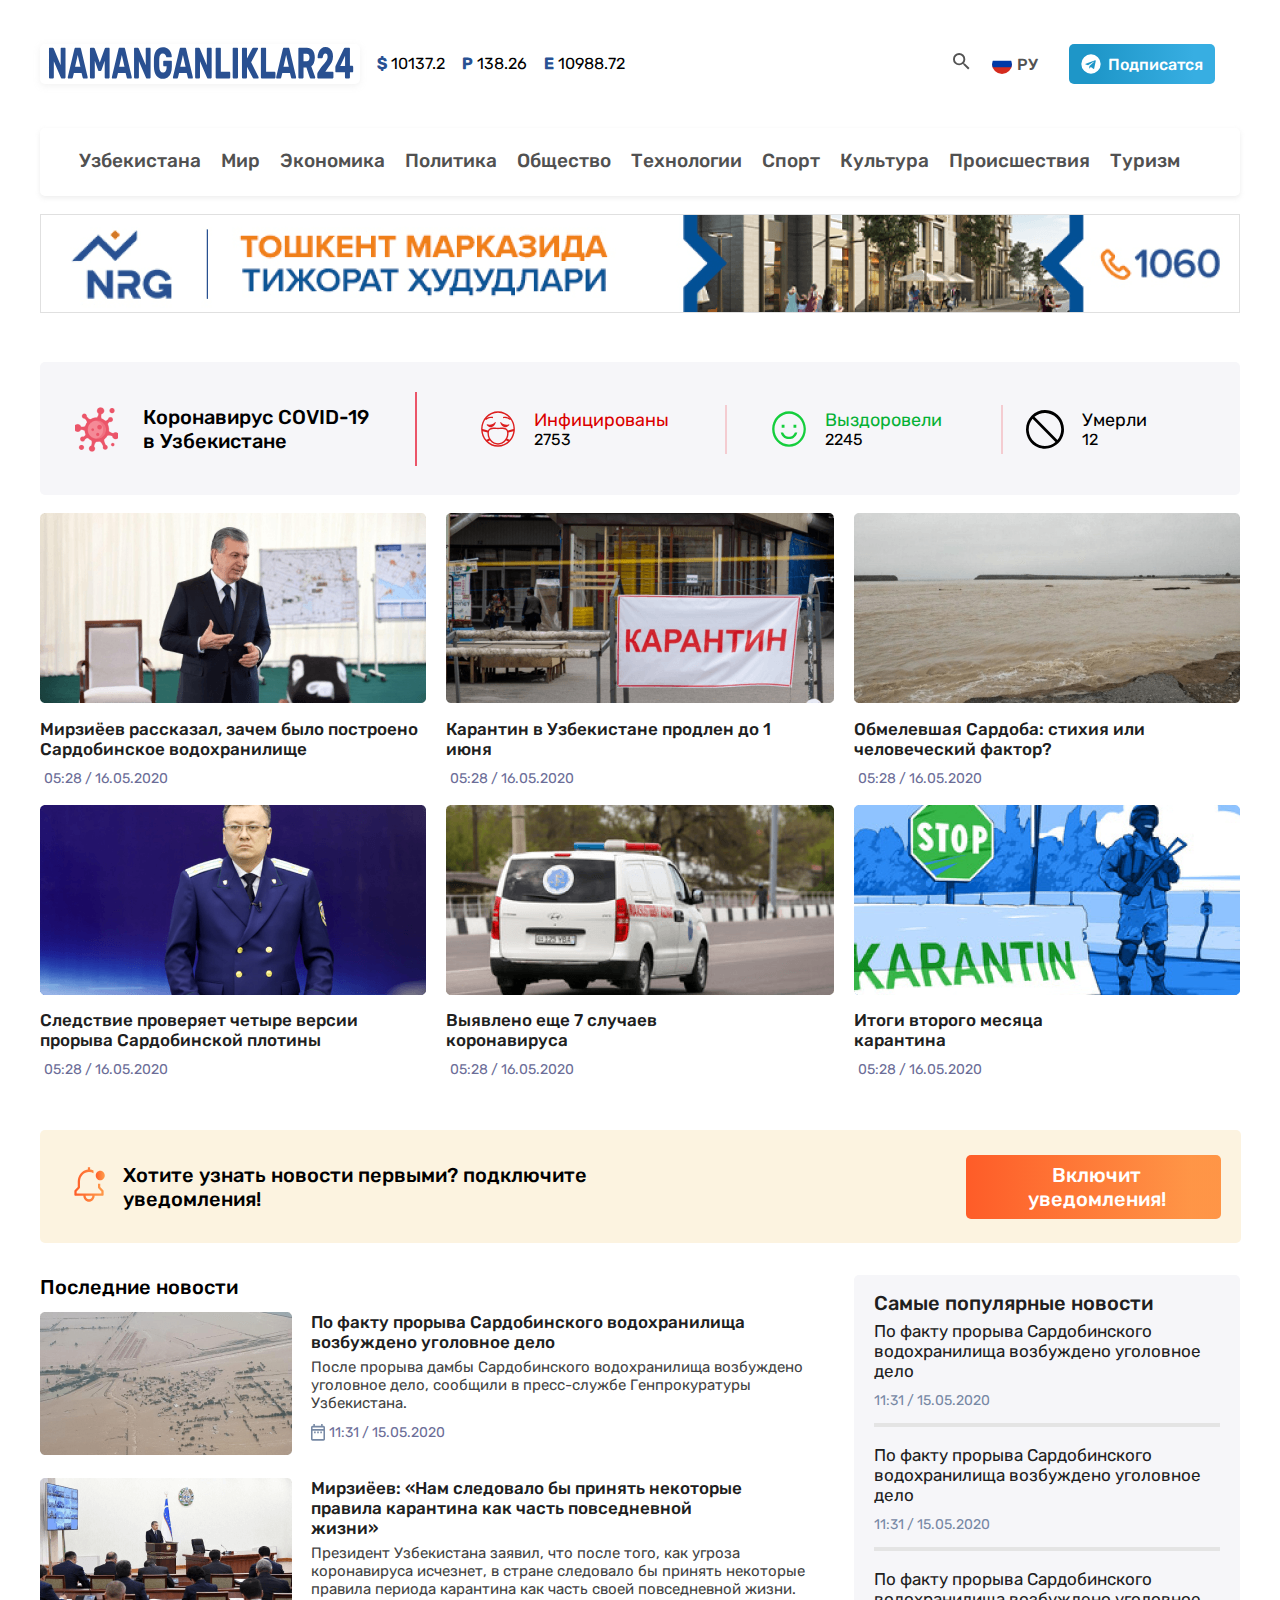
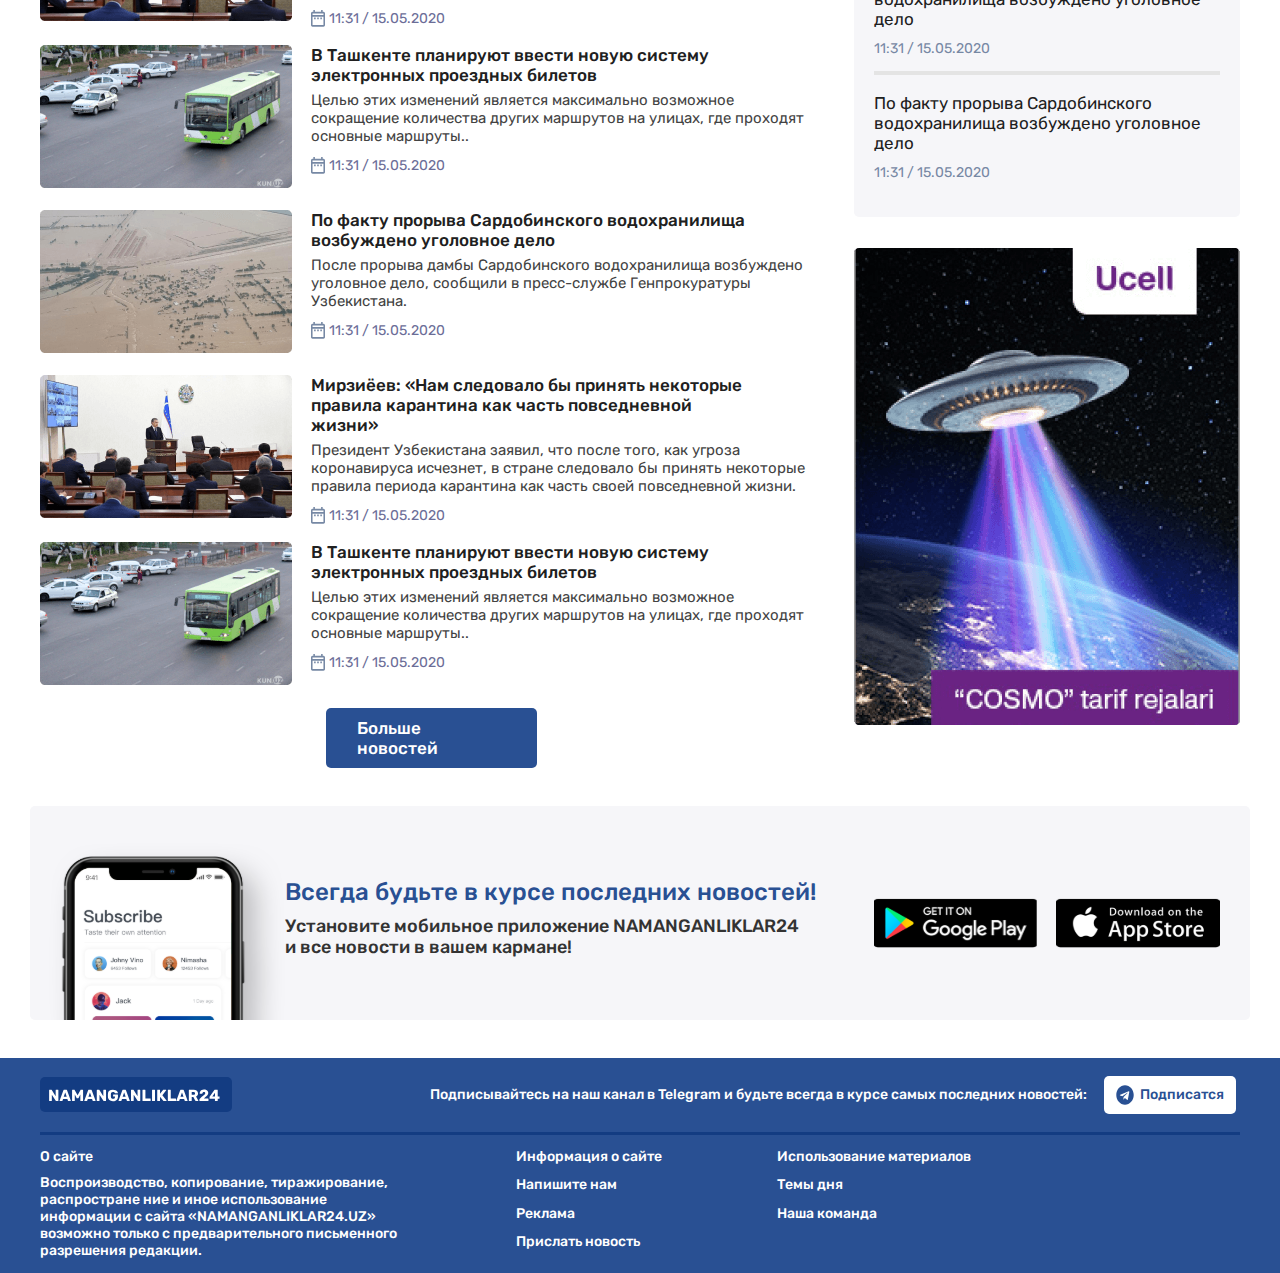
<file: index.html>
<!DOCTYPE html>
<html lang="en">

<head>
    <meta charset="UTF-8">
    <meta http-equiv="X-UA-Compatible" content="IE=edge">
    <meta name="viewport" content="width=device-width, initial-scale=1.0">
    <title>Document</title>
    <link rel="stylesheet" href="./css/normalize.css">
    <link rel="stylesheet" href="./css/fonts.css">
    <link rel="stylesheet" href="./css/style.css">
</head>

<body>
    <!-- 1-qism -->
    <header class="header">
        <div class="container">
            <div class="box-wrapper">
                <div class="box-wrapper-left">
                    <a class="logo_link" href="#">
                        <img class="logo" src="./images/logo.svg" width="306" height="33" alt="logo">
                    </a>
                    <div class="valyutas">
                        <p class="valyuta"><span class="valyuta_icon">$</span> 10137.2</p>
                        <p class="valyuta"><span class="valyuta_icon">P</span> 138.26</p>
                        <p class="valyuta"><span class="valyuta_icon">E</span> 10988.72</p>
                    </div>
                    <div class="box-wrapper-right">
                        <button class="button">
                            <img class="lupa" src="./images/lupa.svg" width="17" height="17" alt="lupa">
                        </button>
                        <button class="button mini_box">
                            <img class="img_flag" src="./images/flags.svg" alt="flag">
                            <span class="language">РУ</span>
                        </button>
                        <button class="button button_fol">
                            <img class="img_telegram" src="./images/telegram.svg" alt="telegram">
                            <span class="follow">Подписатся</span>
                        </button>
                    </div>
                </div>
            </div>
            <nav class="nav">
                <ul class="menu">
                    <li class="menu_item"><a class="menu_link" href="#">Узбекистана</a></li>
                    <li class="menu_item"><a class="menu_link" href="#">Мир </a></li>
                    <li class="menu_item"><a class="menu_link" href="#"> Экономика</a></li>
                    <li class="menu_item"><a class="menu_link" href="list.html"> Политика</a></li>
                    <li class="menu_item"><a class="menu_link" href="#"> Общество</a></li>
                    <li class="menu_item"><a class="menu_link" href="#"> Технологии</a></li>
                    <li class="menu_item"><a class="menu_link" href="#"> Спорт</a></li>
                    <li class="menu_item"><a class="menu_link" href="#"> Культура</a></li>
                    <li class="menu_item"><a class="menu_link" href="#"> Происшествия</a></li>
                    <li class="menu_item"><a class="menu_link" href="#"> Туризм</a></li>
                </ul>
            </nav>
            <a target="_blank" href="#" class="img_banner">
                <img class="banner" src="./images/banner.png" srcset="./images/banner.png 1x, ./images/banner@2x.png 2x"
                    width="1200" height="99" alt="banner">
            </a>
        </div>
    </header>

    <!-- main qismi -->

    <main>
        <!-- 2-qism -->

        <section class="covid-19">
            <div class="container">
                <ul class="info">
                    <li class="info_item first">
                        <img class="virus" src="./images/virus.png"
                            srcset="./images/virus.png 1x, ./images/virus@2x.png 2x" width="43" height="45" alt="virus">
                        <h2 class="info_title">Коронавирус COVID-19 в Узбекистане</h2>
                    </li>
                    <li class="info_item second">
                        <img class="smile" width="36" height="38" src="./images/smile-mask.svg" alt="">
                        <p class="info_text"> <span class="red">Инфицированы</span><br> <span>2753</span></p>

                    </li>
                    <li class="info_item third">
                        <img src="./images/smile.svg" width="36" height="38" alt="smile">
                        <p class="info_text"> <span class="green">Выздоровели</span><br> <span>2245</span></p>

                    </li>
                    <li class="info_item">
                        <img src="./images/stop.svg" alt="stop">
                        <p class="info_text"> <span class="black"> Умерли</span><br> <span>12</span></p>

                    </li>
                </ul>
            </div>
        </section>


        <!-- 3-qism -->


        <section class="section_1">
            <div class="container">
                <h2 class="section_title">Lorem, ipsum.</h2>
                <ul class="section-wrapper">
                    <li class="section-item">
                        <a class="section-link" href="#">
                            <img class="section-1-img" src="./images/prezident.png"
                                srcset="./images/prezident.png 1x, ./images/prezident@2x.png 2x" width="386"
                                height="190" alt="president">
                            <p class="section-text first_text">Мирзиёев рассказал, зачем было построено Сардобинское
                                водохранилище</p>
                        </a>
                        <p class="time">05:28 / 16.05.2020</p>
                    </li>
                    <li class="section-item">
                        <a class="section-link" href="#">
                            <img class="section-2-img" width="388" height="190" src="./images/karantin.png"
                                srcset="./images/karantin.png 1x, ./images/karantin@2x.png 2x" alt="karantin">
                            <p class="section-text second_text">Карантин в Узбекистане продлен до 1 июня</p>
                        </a>
                        <p class="time">05:28 / 16.05.2020</p>
                    </li>
                    <li class="section-item">
                        <a class="section-link" href="#">
                            <img class="section-3-img" src="./images/sardoba.png"
                                srcset="./images/sardoba.png 1x, ./images/sardoba@2x.png 2x" width="386" height="190"
                                alt="karantin">
                            <p class="section-text third_text">Обмелевшая Сардоба: стихия или человеческий фактор?</p>
                        </a>
                        <p class="time">05:28 / 16.05.2020</p>
                    </li>
                    <li class="section-item">
                        <a class="section-link" href="#">
                            <img src="./images/prokuror.png"
                                srcset="./images/prokuror.png 1x, ./images/prokuror@2x.png 2x" width="386" height="190"
                                alt="prokuror">
                            <p class="section-text fourth_text">Следствие проверяет четыре версии прорыва Сардобинской
                                плотины</p>
                        </a>
                        <p class="time">05:28 / 16.05.2020</p>
                    </li>
                    <li class="section-item">
                        <a class="section-link" href="#">
                            <img src="./images/tez-yordam.png"
                                srcset="./images/tez-yordam.png 1x, ./images/tez-yordam@2x.png 2x" width="388"
                                height="190" alt="tez yordam">
                            <p class="section-text fifth_text">Выявлено еще 7 случаев коронавируса</p>
                        </a>
                        <p class="time">05:28 / 16.05.2020</p>
                    </li>
                    <li class="section-item">
                        <a class="section-link" href="#">
                            <img src="./images/stop-karantin.png"
                                srcset="./images/stop-karantin.png 1x, ./images/stop-karantin@2x.png 2x" width="386"
                                height="190" alt="stop-karantin">
                            <p class="section-text sixth_text">Итоги второго месяца карантина</p>
                        </a>
                        <p class="time">05:28 / 16.05.2020</p>
                    </li>
                </ul>
            </div>
        </section>


        <!-- 4-qism -->


        <section class="section-2">
            <div class="container">
                <button class="ring">
                    <img src="./images/ring.svg" width="31" height="35" alt="ring">
                </button>
                <h2 class="remember">Хотите узнать новости первыми? подключите уведомления!
                </h2>
                <button class="click">Включит уведомления!</button>
            </div>
        </section>


        <!-- 5-qism -->



        <section class="section-3">
            <div class="container">
                <div class="">
                    <h2 class="news">Последние новости</h2>
                    <ul>
                        <li class="news_box">
                            <a class="news_box-link" href="#">
                                <div class="left_box">
                                    <img class="left_img" src="./images/field.png"
                                        srcset="./images/field.png 1x, ./images/field@2x.png 2x" width="252"
                                        height="143" alt="field">
                                </div>

                                <div class="right_box">
                                    <h3 class="right_box-title">По факту прорыва Сардобинского водохранилища возбуждено
                                        уголовное дело</h3>
                                    <p class="right_box-text">После прорыва дамбы Сардобинского водохранилища возбуждено
                                        уголовное дело, сообщили в пресс-службе Генпрокуратуры Узбекистана.
                                    </p>

                                    <span class="time-box">
                                        <img src="./images/file.svg" width="14" height="17" alt="file">
                                        <time class="time">11:31 / 15.05.2020</time>
                                    </span>
                                </div>
                            </a>
                        </li>
                        <li class="news_box">
                            <a class="news_box-link" href="article.html">
                                <div class="left_box">
                                    <img class="left_img" src="./images/majlis.png"
                                        srcset="./images/majlis.png 1x, ./images/majlis@2x.png 2x" width="252"
                                        height="143" alt="majlis">
                                </div>

                                <div class="right_box">
                                    <h3 class="right_box-title">Мирзиёев: «Нам следовало бы принять некоторые правила
                                        карантина как
                                        часть повседневной жизни»</h3>
                                    <p class="right_box-text">Президент Узбекистана заявил, что после того, как угроза
                                        коронавируса
                                        исчезнет, в стране следовало бы принять некоторые правила периода карантина как
                                        часть своей
                                        повседневной жизни.</p>
                                    <span class="time-box">
                                        <img src="./images/file.svg" width="14" height="17" alt="file">
                                        <time class="time">11:31 / 15.05.2020</time>
                                    </span>
                                </div>
                            </a>
                        </li>
                        <li class="news_box">
                            <a class="news_box-link" href="#">
                                <div class="left_box">
                                    <img class="left_img" src="./images/highway.png"
                                        srcset="./images/highway.png 1x, ./images/highway@2x.png 2x" width="252"
                                        height="143" alt="highway">
                                </div>

                                <div class="right_box">
                                    <h3 class="right_box-title">В Ташкенте планируют ввести новую систему электронных
                                        проездных билетов
                                    </h3>
                                    <p class="right_box-text">Целью этих изменений является максимально возможное
                                        сокращение
                                        количества
                                        других маршрутов на улицах, где проходят основные маршруты..</p>
                                    <span class="time-box">
                                        <img src="./images/file.svg" width="14" height="17" alt="file">
                                        <span class="time">11:31 / 15.05.2020</span>
                                    </span>
                                </div>
                            </a>
                        </li>
                        <li class="news_box">
                            <a class="news_box-link" href="#">
                                <div class="left_box">
                                    <img class="left_img" src="./images/field.png"
                                        srcset="./images/field.png 1x, ./images/field@2x.png 2x" width="252"
                                        height="143" alt="field">
                                </div>

                                <div class="right_box">
                                    <h3 class="right_box-title">По факту прорыва Сардобинского водохранилища
                                        возбуждено уголовное дело</h3>
                                    <p class="right_box-text">После прорыва дамбы Сардобинского водохранилища возбуждено
                                        уголовное дело,
                                        сообщили в пресс-службе Генпрокуратуры Узбекистана.
                                    </p>
                                    <span class="time-box">
                                        <img src="./images/file.svg" width="14" height="17" alt="file">
                                        <span class="time">11:31 / 15.05.2020</span>
                                    </span>
                                </div>
                            </a>
                        </li>
                        <li class="news_box">
                            <a class="news_box-link" href="article.html">
                                <div class="left_box">
                                    <img class="left_img" src="./images/majlis.png"
                                        srcset="./images/majlis.png 1x, ./images/majlis@2x.png 2x" width="252"
                                        height="143" alt="majlis">
                                </div>

                                <div class="right_box">
                                    <h3 class="right_box-title">Мирзиёев: «Нам следовало бы принять некоторые правила
                                        карантина как
                                        часть повседневной жизни»</h3>
                                    <p class="right_box-text">Президент Узбекистана заявил, что после того, как угроза
                                        коронавируса
                                        исчезнет, в стране следовало бы принять некоторые правила периода карантина как
                                        часть своей
                                        повседневной жизни.</p>
                                    <span class="time-box">
                                        <img src="./images/file.svg" width="14" height="17" alt="file">
                                        <span class="time">11:31 / 15.05.2020</span>
                                    </span>
                                </div>
                            </a>
                        </li>
                        <li class="news_box">
                            <a class="news_box-link" href="#">
                                <div class="left_box">
                                    <img class="left_img" src="./images/highway.png"
                                        srcset="./images/highway.png 1x, ./images/highway@2x.png 2x" width="252"
                                        height="143" alt="highway">
                                </div>

                                <div class="right_box">
                                    <h3 class="right_box-title">В Ташкенте планируют ввести новую систему электронных
                                        проездных билетов
                                    </h3>
                                    <p class="right_box-text">Целью этих изменений является максимально возможное
                                        сокращение
                                        количества
                                        других маршрутов на улицах, где проходят основные маршруты..</p>
                                    <span class="time-box">
                                        <img src="./images/file.svg" width="14" height="17" alt="file">
                                        <span class="time">11:31 / 15.05.2020</span>
                                    </span>
                                </div>
                            </a>
                        </li>
                    </ul>
                    <a class="more_news" href="#">Больше новостей</a>

                </div>
                <aside class="aside_wrapper">
                    <div class="aside">
                        <h2 class="aside_title">Cамые популярные новости</h2>
                        <article class="aside_article">
                            <h2 class="section_title">Lorem, ipsum.</h2>
                            <p class="aside_text">По факту прорыва Сардобинского водохранилища
                                возбуждено уголовное дело</p>
                            <p class="aside_time">11:31 / 15.05.2020</p>
                        </article>
                        <hr class="aside_line">
                        <article class="aside_article">
                            <h2 class="section_title">Lorem, ipsum.</h2>
                            <p class="aside_text">По факту прорыва Сардобинского водохранилища возбуждено уголовное дело
                            </p>
                            <p class="aside_time">11:31 / 15.05.2020</p>
                        </article>
                        <hr class="aside_line">
                        <article class="aside_article">
                            <h2 class="section_title">Lorem, ipsum.</h2>
                            <p class="aside_text">По факту прорыва Сардобинского водохранилища возбуждено уголовное дело
                            </p>
                            <p class="aside_time">11:31 / 15.05.2020</p>
                        </article>
                        <hr class="aside_line">
                        <article class="aside_article">
                            <h2 class="section_title">Lorem, ipsum.</h2>
                            <p class="aside_text">По факту прорыва Сардобинского водохранилища возбуждено уголовное дело
                            </p>
                            <p class="aside_time">11:31 / 15.05.2020</p>
                        </article>
                    </div>
                    <a target="_blank" class="ucell_link" href="#">
                        <img class="ucell_banner" src="./images/add_banner.png"
                            srcset="./images/add_banner.png 1x, ./images/add_banner@2x.png 2x" width="386" height="477"
                            alt="add_banner">
                    </a>

                </aside>
            </div>
        </section>



        <!-- 6-qism -->


        <section class="section-4">
            <div class="container">
                <h2 class="section_title">Lorem, ipsum.</h2>
                <div class="section-4-left">
                    <img src="./images/phone.svg" width="236" height="177" alt="phone">
                    <article class="section-4-article">
                        <h2 class="article_title">Всегда будьте в курсе последних новостей!</h2>
                        <p class="article_text">Установите мобильное приложение NAMANGANLIKLAR24 и все новости в вашем
                            кармане!</p>
                    </article>
                </div>
                <div class="section-4-right">
                    <a href="#">
                        <img class="google_play" src="./images/google_play.svg" width="163" height="50"
                            alt="google_play">
                    </a>
                    <a href="#">
                        <img src="./images/app_store.svg" width="164" height="50" alt="app_store">
                    </a>

                </div>
            </div>
        </section>

    </main>

    <!-- footer qismi -->

    <footer class="footer">
        <div class="container">
            <div class="footer_top">
                <a class="footer_link" href="#">
                    <img class="footer_img" src="./images/logo-2.svg" alt="logo-2">
                </a>
                <p class="footer_follow">Подписывайтесь на наш канал в Telegram и будьте всегда в курсе самых последних
                    новостей:</p>
                <a href="#" class="footer_button">
                    <img class="foot_tg" src="./images/telegram-2.svg" alt="telegram">
                    <span class="foot_fol">Подписатся</span>
                </a>
            </div>
            <hr class="footer_line">
            <div class="footer_bottom">
                <div class="about_site">
                    <h4 class="about_title">О сайте </h4>
                    <blockquote class="about_text">
                        Воспроизводство, копирование, тиражирование, распростране ние и иное использование информации с
                        сайта «NAMANGANLIKLAR24.UZ» возможно только с предварительного письменного разрешения редакции.
                    </blockquote>
                </div>
                <div class="footer_menu">
                    <ul class="footer_list">
                        <li class="footer_main-box">
                            <span class="footer_item"> <a class="footer_btn" href="#">Информация о сайте</a></span>
                            <span class="footer_item"> <a class="footer_btn" href="#">Напишите нам </a></span>
                            <span class="footer_item"> <a class="footer_btn" href="#"> Реклама </a></span>
                            <span class="footer_item"> <a class="footer_btn" href="#"> Прислать новость</a></span>
                        </li>
                        <li class="footer_add-box">
                            <span class="footer_item"> <a class="footer_btn" href="#">Использование материалов
                                </a></span>
                            <span class="footer_item"> <a class="footer_btn" href="#"> Темы дня </a></span>
                            <span class="footer_item"> <a class="footer_btn" href="#"> Наша команда</a></span>
                        </li>
                    </ul>
                </div>
            </div>

        </div>
    </footer>

</body>

</html>
</file>
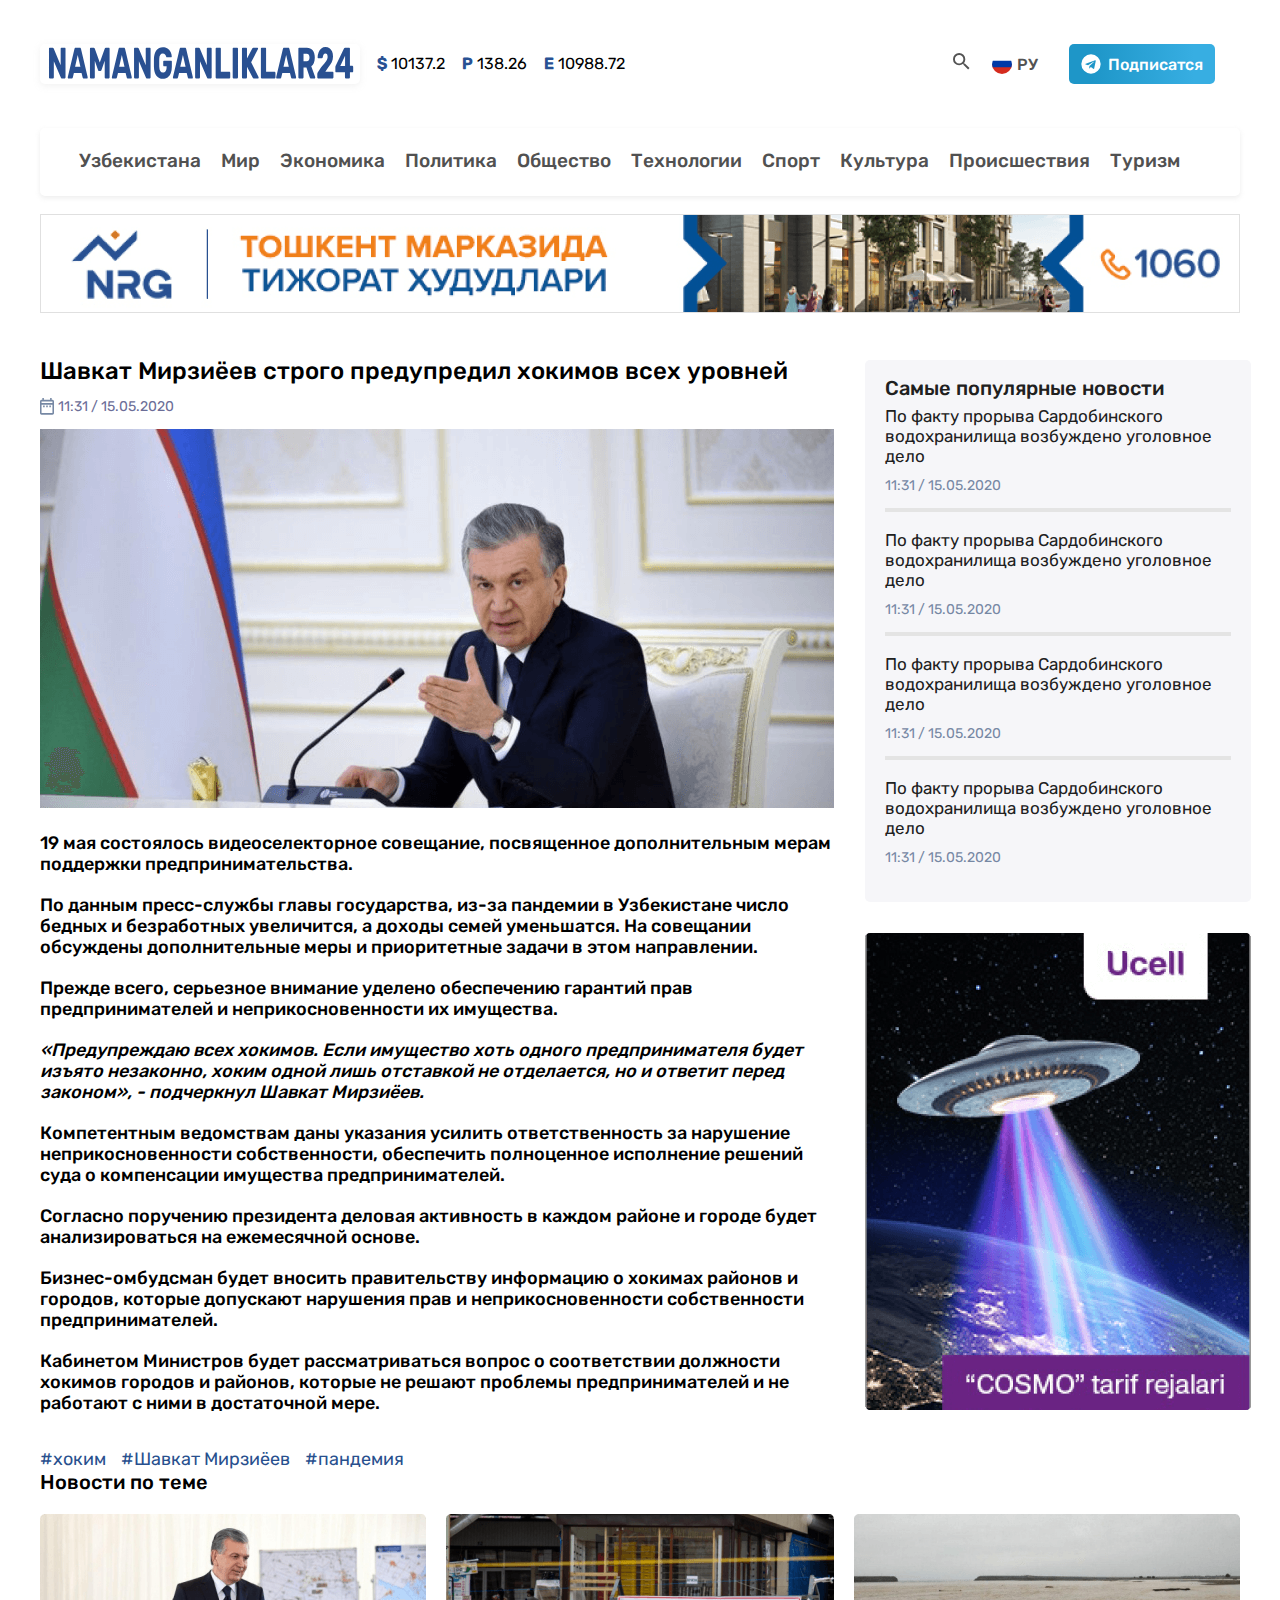
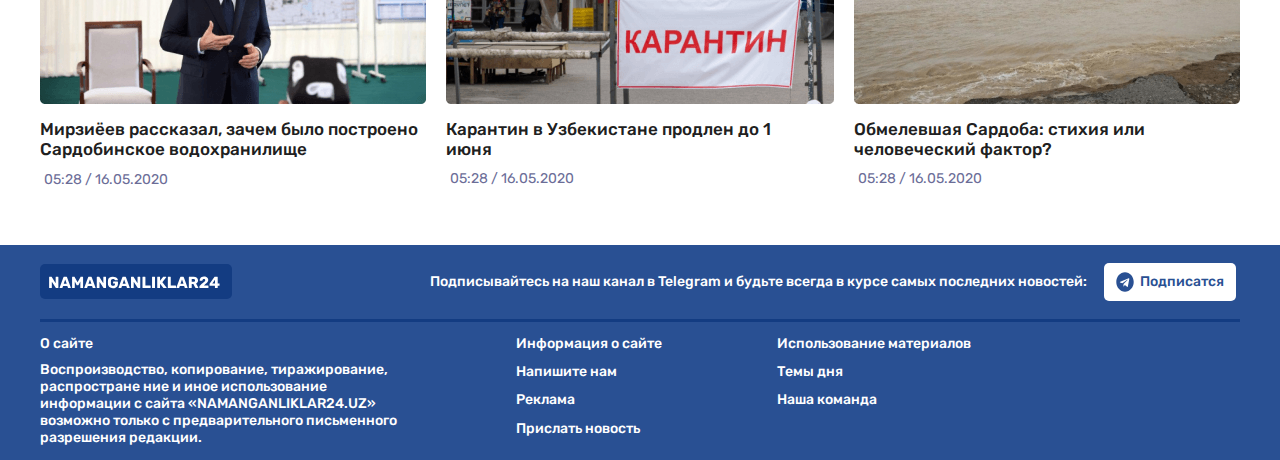
<file: article.html>
<!DOCTYPE html>
<html lang="ru">

<head>
    <meta charset="UTF-8">
    <meta http-equiv="X-UA-Compatible" content="IE=edge">
    <meta name="viewport" content="width=device-width, initial-scale=1.0">
    <title>Document</title>
    <link rel="stylesheet" href="./css/normalize.css">
    <link rel="stylesheet" href="./css/fonts.css">
    <link rel="stylesheet" href="./css/style.css">
</head>

<body>
    <header class="header">
        <div class="container">
            <div class="box-wrapper">
                <div class="box-wrapper-left">
                    <a class="logo_link" href="#">
                        <img class="logo" src="./images/logo.svg" width="306" height="33" alt="logo">
                    </a>
                    <div class="valyutas">
                        <p class="valyuta"><span class="valyuta_icon">$</span> 10137.2</p>
                        <p class="valyuta"><span class="valyuta_icon">P</span> 138.26</p>
                        <p class="valyuta"><span class="valyuta_icon">E</span> 10988.72</p>
                    </div>
                    <div class="box-wrapper-right">
                        <button class="button img">
                            <img class="lupa" src="./images/lupa.svg" width="17" height="17" alt="lupa">
                        </button>
                        <button class="button mini_box">
                            <img class="img_flag" src="./images/flags.svg" alt="flag">
                            <span class="language">РУ</span>
                        </button>
                        <button class="button button_fol">
                            <img class="img_telegram" src="./images/telegram.svg" alt="telegram">
                            <span class="follow">Подписатся</span>
                        </button>
                    </div>
                </div>
            </div>
            <nav class="nav">
                <ul class="menu">
                    <li class="menu_item"><a class="menu_link" href="#">Узбекистана</a></li>
                    <li class="menu_item"><a class="menu_link" href="#">Мир </a></li>
                    <li class="menu_item"><a class="menu_link" href="#"> Экономика</a></li>
                    <li class="menu_item"><a class="menu_link" href="list.html"> Политика</a></li>
                    <li class="menu_item"><a class="menu_link" href="#"> Общество</a></li>
                    <li class="menu_item"><a class="menu_link" href="#"> Технологии</a></li>
                    <li class="menu_item"><a class="menu_link" href="#"> Спорт</a></li>
                    <li class="menu_item"><a class="menu_link" href="#"> Культура</a></li>
                    <li class="menu_item"><a class="menu_link" href="#"> Происшествия</a></li>
                    <li class="menu_item"><a class="menu_link" href="#"> Туризм</a></li>
                </ul>
            </nav>
            <a target="_blank" href="#" class="img_banner">
                <img class="banner" src="./images/banner.png" srcset="./images/banner.png 1x, ./images/banner@2x.png 2x"
                    width="1200" height="99" alt="banner">
            </a>
        </div>
    </header>


    <main>
        <!-- 1-qism -->


        <section class="more_information">
            <div class="container">
                <div class="box_info-left">
                    <h2 class="governor">Шавкат Мирзиёев строго предупредил хокимов всех уровней
                    </h2>
                    <span class="time-box">
                        <img src="./images/file.svg" width="14" height="17" alt="file">
                        <span class="time">11:31 / 15.05.2020</span>
                    </span>
                    <img class="more_info-president" src="./images/talking_president.png"
                        srcset="./images/talking_president.png 1x, ./images/talking_president@2x.png 2x" width="794"
                        height="379" alt="talking_president">

                    <div class="more_info-box">
                        <p class="more_info-text">19 мая состоялось видеоселекторное совещание, посвященное
                            дополнительным мерам поддержки предпринимательства.</p>
                        <p class="more_info-text"> По данным пресс-службы главы государства, из-за пандемии в
                            Узбекистане число бедных и безработных увеличится, а доходы семей уменьшатся. На совещании
                            обсуждены дополнительные меры и приоритетные задачи в этом направлении.</p>

                        <p class="more_info-text"> Прежде всего, серьезное внимание уделено обеспечению гарантий прав
                            предпринимателей и неприкосновенности их имущества. </p>

                        <p class="more_info-text"><i>«Предупреждаю всех хокимов. Если имущество хоть одного
                                предпринимателя будет изъято незаконно, хоким одной лишь отставкой не отделается, но и
                                ответит перед законом», - подчеркнул Шавкат Мирзиёев.</i></p>

                        <p class="more_info-text"> Компетентным ведомствам даны указания усилить ответственность за
                            нарушение неприкосновенности собственности, обеспечить полноценное исполнение решений суда о
                            компенсации имущества предпринимателей.</p>

                        <p class="more_info-text"> Согласно поручению президента деловая активность в каждом районе и
                            городе будет анализироваться на ежемесячной основе.</p>

                        <p class="more_info-text"> Бизнес-омбудсман будет вносить правительству информацию о хокимах
                            районов и городов, которые допускают нарушения прав и неприкосновенности собственности
                            предпринимателей.</p>

                        <p class="more_info-text"> Кабинетом Министров будет рассматриваться вопрос о соответствии
                            должности хокимов городов и районов, которые не решают проблемы предпринимателей и не
                            работают с ними в достаточной мере.</p>
                    </div>
                    <ul class="important">
                        <li class="important_item"> <a class="important_link" href="#">#хоким</a></li>
                        <li class="important_item"> <a class="important_link" href="#"> #Шавкат Мирзиёев</a></li>
                        <li class="important_item"> <a class="important_link" href="#">#пандемия</a></li>
                    </ul>
                </div>
                <aside class="aside_wrapper article_aside">
                    <div class="aside">
                        <h2 class="aside_title">Cамые популярные новости</h2>
                        <article class="aside_article">
                            <h2 class="section_title">Lorem, ipsum.</h2>
                            <p class="aside_text">По факту прорыва Сардобинского водохранилища
                                возбуждено уголовное дело</p>
                            <p class="aside_time">11:31 / 15.05.2020</p>
                        </article>
                        <hr class="aside_line">
                        <article class="aside_article">
                            <h2 class="section_title">Lorem, ipsum.</h2>
                            <p class="aside_text">По факту прорыва Сардобинского водохранилища возбуждено уголовное дело
                            </p>
                            <p class="aside_time">11:31 / 15.05.2020</p>
                        </article>
                        <hr class="aside_line">
                        <article class="aside_article">
                            <h2 class="section_title">Lorem, ipsum.</h2>
                            <p class="aside_text">По факту прорыва Сардобинского водохранилища возбуждено уголовное дело
                            </p>
                            <p class="aside_time">11:31 / 15.05.2020</p>
                        </article>
                        <hr class="aside_line">
                        <article class="aside_article">
                            <h2 class="section_title">Lorem, ipsum.</h2>
                            <p class="aside_text">По факту прорыва Сардобинского водохранилища возбуждено уголовное дело
                            </p>
                            <p class="aside_time">11:31 / 15.05.2020</p>
                        </article>
                    </div>
                    <a target="_blank" class="ucell_link" href="#">
                        <img class="ucell_banner" src="./images/add_banner.png"
                            srcset="./images/add_banner.png 1x, ./images/add_banner@2x.png 2x" width="386" height="477"
                            alt="add_banner">
                    </a>

                </aside>
                <hr class="article_line">
            </div>
        </section>


        <!-- 2-qism -->


        <section class="section_1">
            <div class="container">
                <h3 class="theme_news">Новости по теме</h3>
                <h2 class="section_title">Lorem, ipsum.</h2>
                <ul class="section-wrapper">
                    <li class="section-item">
                        <a class="section-link" href="#">
                            <img class="section-1-img" src="./images/prezident.png"
                                srcset="./images/prezident.png 1x, ./images/prezident@2x.png 2x" width="386"
                                height="190" alt="president">
                            <p class="section-text first_text">Мирзиёев рассказал, зачем было построено Сардобинское
                                водохранилище</p>
                        </a>
                        <span class="time">05:28 / 16.05.2020</span>
                    </li>
                    <li class="section-item">
                        <a class="section-link" href="#">
                            <img class="section-2-img" width="388" height="190" src="./images/karantin.png"
                                srcset="./images/karantin.png 1x, ./images/karantin@2x.png 2x" alt="karantin">
                            <p class="section-text second_text">Карантин в Узбекистане продлен до 1 июня</p>
                        </a>
                        <p class="time">05:28 / 16.05.2020</p>
                    </li>
                    <li class="section-item">
                        <a class="section-link" href="#">
                            <img class="section-3-img" src="./images/sardoba.png"
                                srcset="./images/sardoba.png 1x, ./images/sardoba@2x.png 2x" width="386" height="190"
                                alt="karantin">
                            <p class="section-text third_text">Обмелевшая Сардоба: стихия или человеческий фактор?</p>
                        </a>
                        <p class="time">05:28 / 16.05.2020</p>
                    </li>
                </ul>
            </div>
        </section>

    </main>

    <!-- footer qismi -->

    <footer class="footer">
        <div class="container">
            <div class="footer_top">
                <a class="footer_link" href="#">
                    <img class="footer_img" src="./images/logo-2.svg" alt="logo-2">
                </a>
                <p class="footer_follow">Подписывайтесь на наш канал в Telegram и будьте всегда в курсе самых последних
                    новостей:</p>
                <a href="#" class="footer_button">
                    <img class="foot_tg" src="./images/telegram-2.svg" alt="telegram">
                    <span class="foot_fol">Подписатся</span>
                </a>
            </div>
            <hr class="footer_line">
            <div class="footer_bottom">
                <div class="about_site">
                    <h4 class="about_title">О сайте </h4>
                    <blockquote class="about_text">
                        Воспроизводство, копирование, тиражирование, распростране ние и иное использование информации с
                        сайта «NAMANGANLIKLAR24.UZ» возможно только с предварительного письменного разрешения редакции.
                    </blockquote>
                </div>
                <div class="footer_menu">
                    <ul class="footer_list">
                        <li class="footer_main-box">
                            <span class="footer_item"> <a class="footer_btn" href="#">Информация о сайте</a></span>
                            <span class="footer_item"> <a class="footer_btn" href="#">Напишите нам </a></span>
                            <span class="footer_item"> <a class="footer_btn" href="#"> Реклама </a></span>
                            <span class="footer_item"> <a class="footer_btn" href="#"> Прислать новость</a></span>
                        </li>
                        <li class="footer_add-box">
                            <span class="footer_item"> <a class="footer_btn" href="#">Использование материалов
                                </a></span>
                            <span class="footer_item"> <a class="footer_btn" href="#"> Темы дня </a></span>
                            <span class="footer_item"> <a class="footer_btn" href="#"> Наша команда</a></span>
                        </li>
                    </ul>
                </div>
            </div>

        </div>
    </footer>

</body>

</html>
</file>
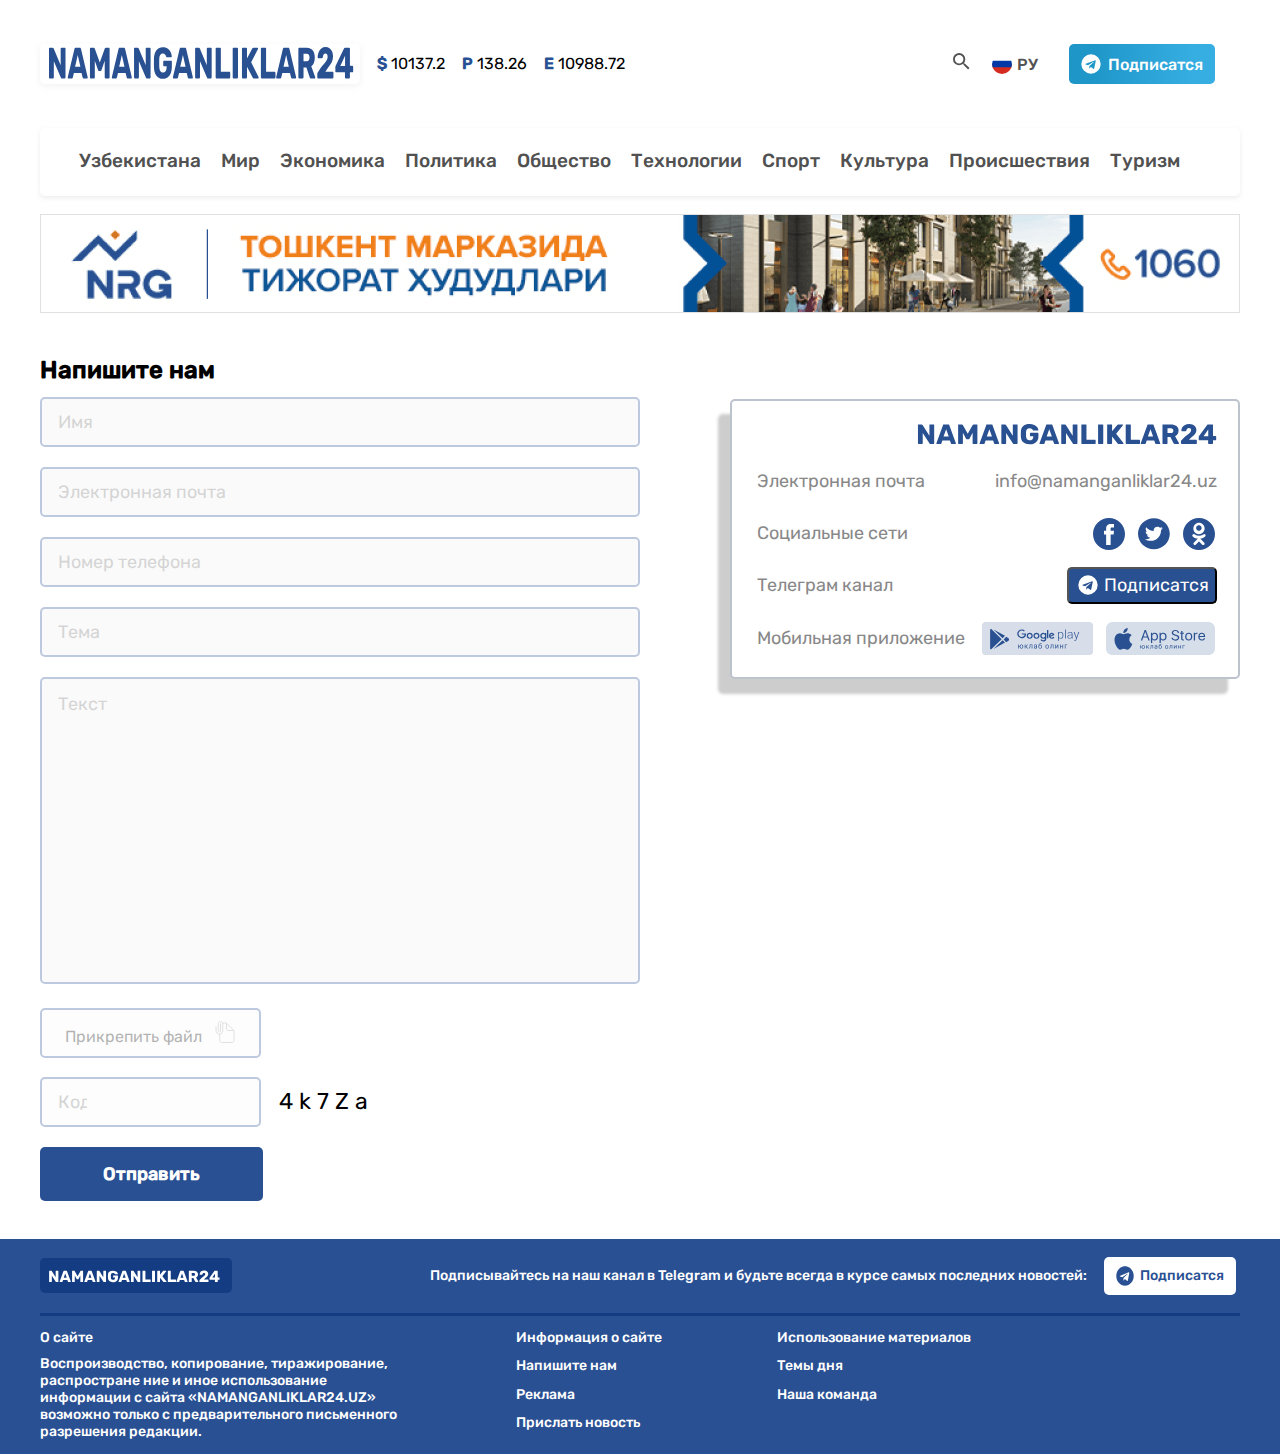
<file: contact.html>
<!DOCTYPE html>
<html lang="en">

<head>
    <meta charset="UTF-8">
    <meta http-equiv="X-UA-Compatible" content="IE=edge">
    <meta name="viewport" content="width=device-width, initial-scale=1.0">
    <title>Document</title>
    <link rel="stylesheet" href="./css/normalize.css">
    <link rel="stylesheet" href="./css/fonts.css">
    <link rel="stylesheet" href="./css/style.css">
</head>

<body>
    <header class="header">
        <div class="container">
            <div class="box-wrapper">
                <div class="box-wrapper-left">
                    <a class="logo_link" href="#">
                        <img class="logo" src="./images/logo.svg" width="306" height="33" alt="logo">
                    </a>
                    <div class="valyutas">
                        <p class="valyuta"><span class="valyuta_icon">$</span> 10137.2</p>
                        <p class="valyuta"><span class="valyuta_icon">P</span> 138.26</p>
                        <p class="valyuta"><span class="valyuta_icon">E</span> 10988.72</p>
                    </div>
                    <div class="box-wrapper-right">
                        <button class="button img">
                            <img class="lupa" src="./images/lupa.svg" width="17" height="17" alt="lupa">
                        </button>
                        <button class="button mini_box">
                            <img class="img_flag" src="./images/flags.svg" alt="flag">
                            <span class="language">РУ</span>
                        </button>
                        <button class="button button_fol">
                            <img class="img_telegram" src="./images/telegram.svg" alt="telegram">
                            <span class="follow">Подписатся</span>
                        </button>
                    </div>
                </div>
            </div>
            <nav class="nav">
                <ul class="menu">
                    <li class="menu_item"><a class="menu_link" href="#">Узбекистана</a></li>
                    <li class="menu_item"><a class="menu_link" href="#">Мир </a></li>
                    <li class="menu_item"><a class="menu_link" href="#"> Экономика</a></li>
                    <li class="menu_item"><a class="menu_link" href="list.html"> Политика</a></li>
                    <li class="menu_item"><a class="menu_link" href="#"> Общество</a></li>
                    <li class="menu_item"><a class="menu_link" href="#"> Технологии</a></li>
                    <li class="menu_item"><a class="menu_link" href="#"> Спорт</a></li>
                    <li class="menu_item"><a class="menu_link" href="#"> Культура</a></li>
                    <li class="menu_item"><a class="menu_link" href="#"> Происшествия</a></li>
                    <li class="menu_item"><a class="menu_link" href="#"> Туризм</a></li>
                </ul>
            </nav>
            <a href="#" class="img_banner">
                <img class="banner" src="./images/banner.png" srcset="./images/banner.png 1x, ./images/banner@2x.png 2x"
                    width="1200" height="99" alt="banner">
            </a>
        </div>
    </header>


    <main>

        <section class="contact">
            <div class="container">
                <div class="form_box-left">
                    <h2>Напишите нам</h2>
                    <form method="POST" action="http://echo.htmlacademy.ru">
                        <input class="input input_name" type="text" placeholder="Имя" name="user_name" required> <br>

                        <input class="input input_email" name="user_email" type="email" placeholder="Электронная почта"
                            required> <br>

                        <input class="input input_number" name="phone_number" type="tel" placeholder="Номер телефона"
                            pattern="^(?:\d{10,12}|\+\d{10,12}|\w+@\w+\.\w{2,4})$" required> <br>

                        <input class="input input_tema" type="text" name="theme" placeholder="Тема" required> <br>

                        <textarea class="input input_text" placeholder="Текст" name="text" id="s" cols="30"
                            rows="10"></textarea>

                        <label class="label_file" for="file-input">
                            <span class="span_file">Прикрепить файл</span>
                            <img src="./images/file-1.svg" width="24" height="24" alt="file">
                            <input class="file-input" type="file" name="file" id="file-input">
                        </label> <br>
                        <div class="code_box">
                            <input class="code_input" placeholder="Код" type="password" name="code" required>
                            <span class="promt">4 k 7 Z a</span>
                        </div>
                        <button class="send" type="submit">Отправить</button>
                    </form>
                </div>



                <aside class="aside_follow">
                    <div>
                        <img class="aside_img" src="./images/logo.svg" alt="logo">
                    </div>
                    <div class="post_office">
                        <p class="email">Электронная почта</p>
                        <p>info@namanganliklar24.uz</p>
                    </div>
                    <div class="social_set">
                        <p class="social_text">Социальные сети</p>
                        <img class="facebook" src="./images/facebook.svg" width="32" height="32" alt="facebook">
                        <img class="twitter" src="./images/twitter.svg" width="32" height="32" alt="twitter">
                        <img class="odno" src="./images/odnoklasskini.svg" width="32" height="32" alt="odnoklassniki">
                    </div>
                    <div class="telegram">
                        <p class="tg_channal">Телеграм канал</p>
                        <button class="teleg_but">
                            <img class="teleg_img" src="./images/telegram.svg" width="20" height="20" alt="telegram">
                            <span>Подписатся</span>
                        </button>
                    </div>
                    <div class="mob_box">
                        <p class="mob_text">Мобильная приложение</p>
                        <img class="yuklash" src="./images/yuklab-oling.svg" width="111" height="33" alt="play-market">
                        <img src="./images/store-yuklab-oling.svg" width="109" height="33" alt="">
                    </div>
                </aside>
            </div>
        </section>

    </main>

    <!-- footer qismi -->

    <footer class="footer">
        <div class="container">
            <div class="footer_top">
                <a class="footer_link" href="#">
                    <img class="footer_img" src="./images/logo-2.svg" alt="logo-2">
                </a>
                <p class="footer_follow">Подписывайтесь на наш канал в Telegram и будьте всегда в курсе самых последних
                    новостей:</p>
                <a href="#" class="footer_button">
                    <img class="foot_tg" src="./images/telegram-2.svg" alt="telegram">
                    <span class="foot_fol">Подписатся</span>
                </a>
            </div>
            <hr class="footer_line">
            <div class="footer_bottom">
                <div class="about_site">
                    <h4 class="about_title">О сайте </h4>
                    <blockquote class="about_text">
                        Воспроизводство, копирование, тиражирование, распростране ние и иное использование информации с
                        сайта «NAMANGANLIKLAR24.UZ» возможно только с предварительного письменного разрешения редакции.
                    </blockquote>
                </div>
                <div class="footer_menu">
                    <ul class="footer_list">
                        <li class="footer_main-box">
                            <span class="footer_item"> <a class="footer_btn" href="#">Информация о сайте</a></span>
                            <span class="footer_item"> <a class="footer_btn" href="#">Напишите нам </a></span>
                            <span class="footer_item"> <a class="footer_btn" href="#"> Реклама </a></span>
                            <span class="footer_item"> <a class="footer_btn" href="#"> Прислать новость</a></span>
                        </li>
                        <li class="footer_add-box">
                            <span class="footer_item"> <a class="footer_btn" href="#">Использование материалов
                                </a></span>
                            <span class="footer_item"> <a class="footer_btn" href="#"> Темы дня </a></span>
                            <span class="footer_item"> <a class="footer_btn" href="#"> Наша команда</a></span>
                        </li>
                    </ul>
                </div>
            </div>

        </div>
    </footer>


</body>

</html>
</file>
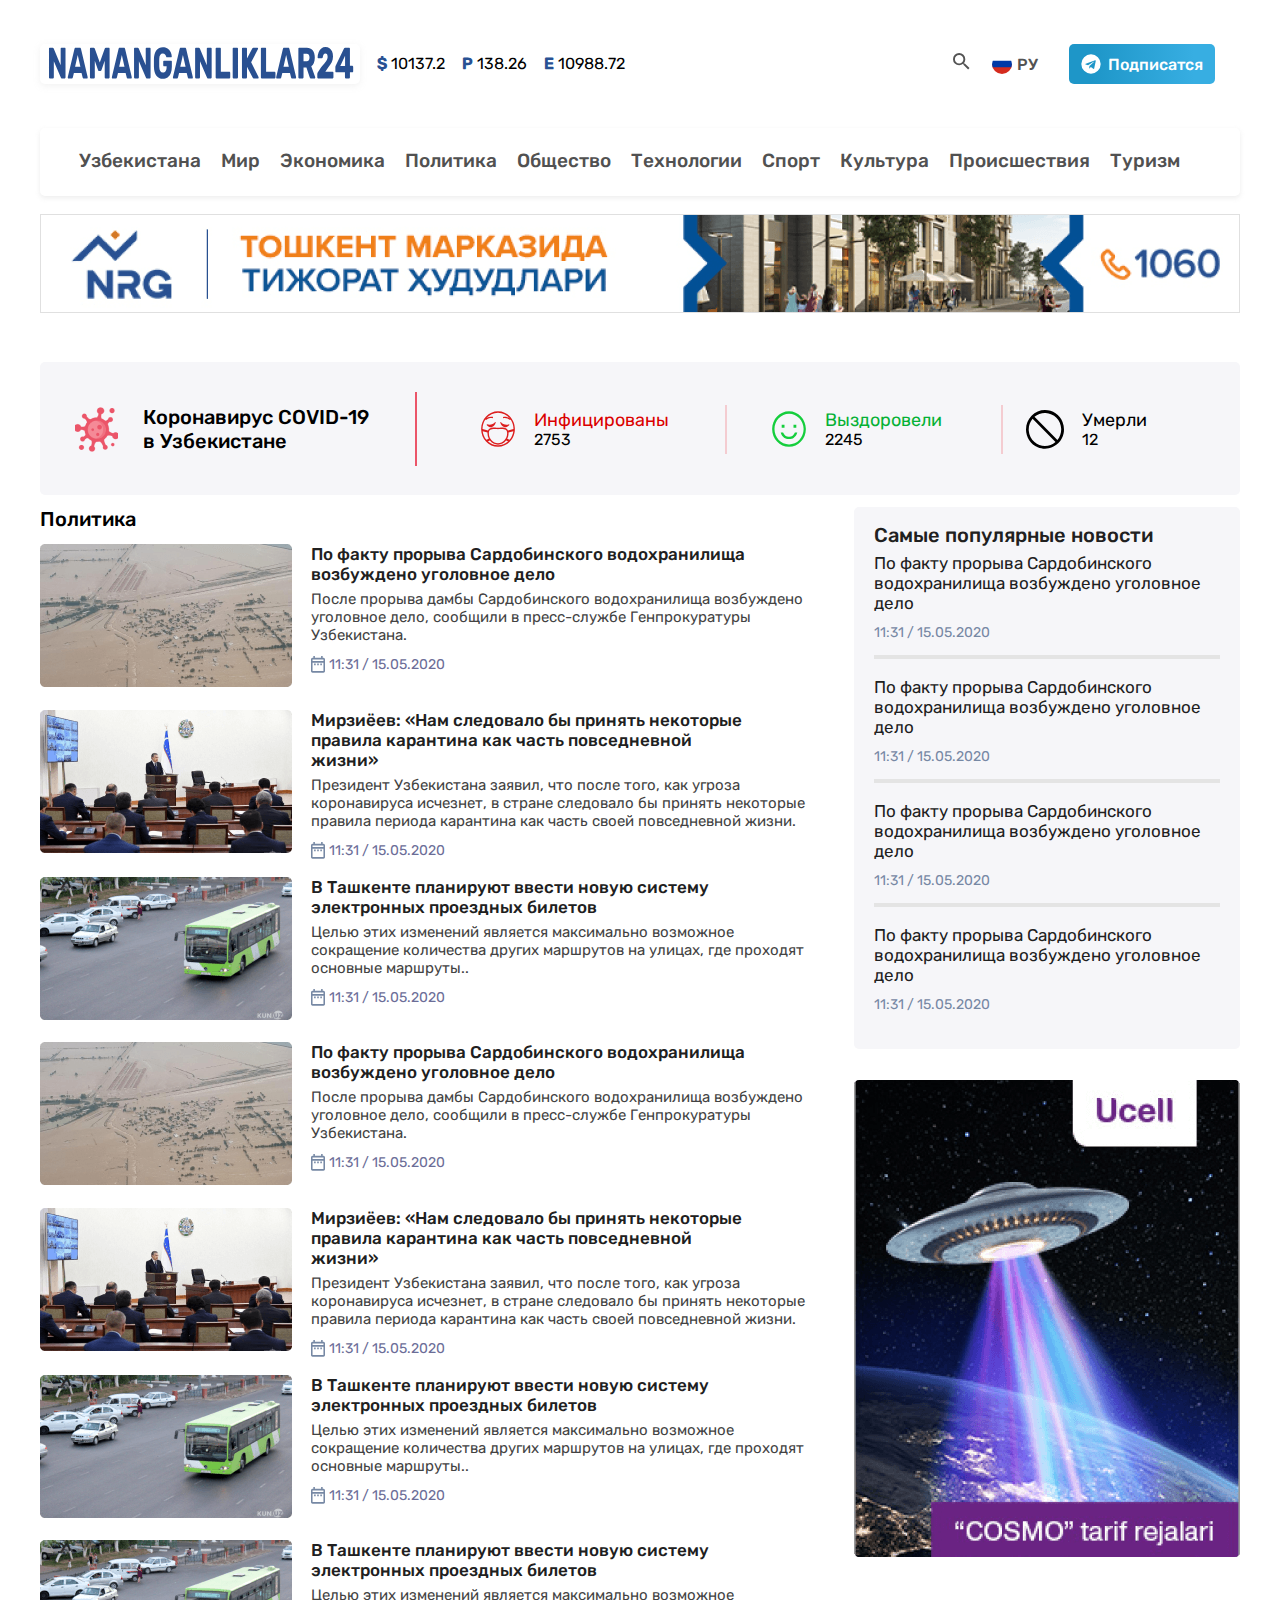
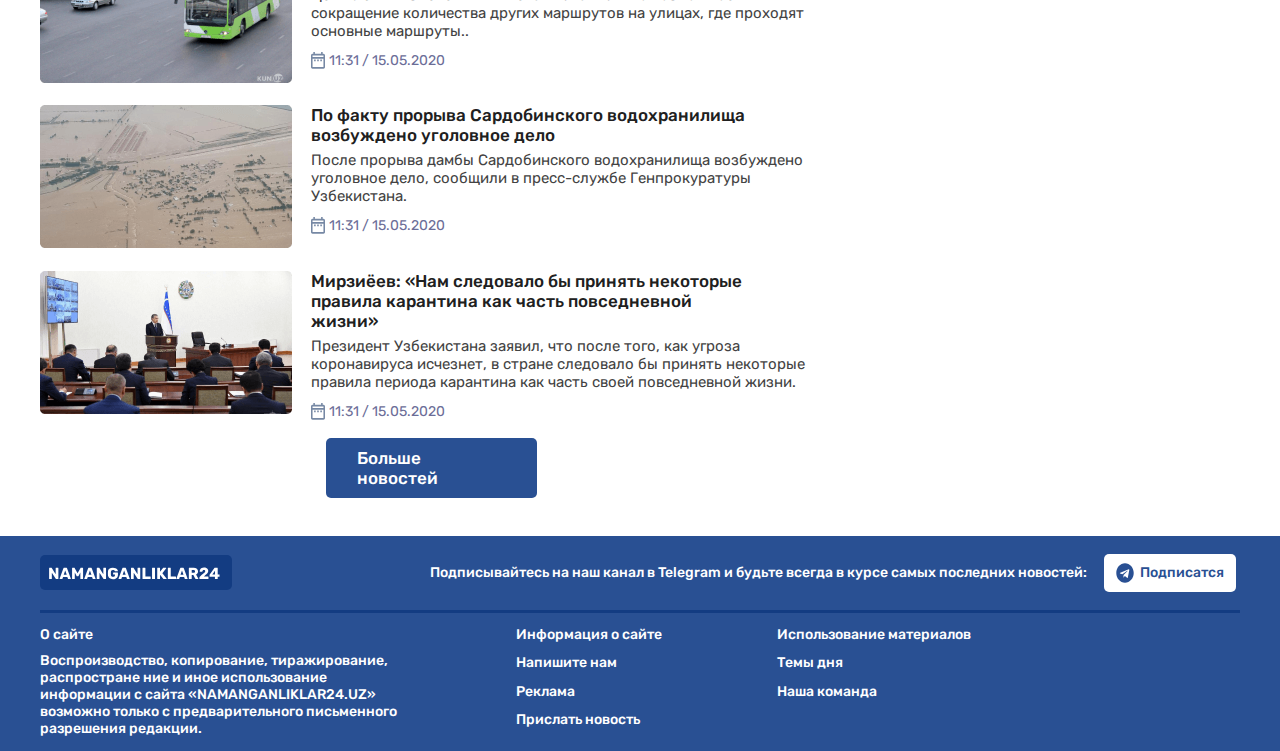
<file: list.html>
<!DOCTYPE html>
<html lang="en">

<head>
    <meta charset="UTF-8">
    <meta http-equiv="X-UA-Compatible" content="IE=edge">
    <meta name="viewport" content="width=device-width, initial-scale=1.0">
    <title>Document</title>
    <link rel="stylesheet" href="./css/normalize.css">
    <link rel="stylesheet" href="./css/fonts.css">
    <link rel="stylesheet" href="./css/style.css">
</head>

<body id="list">
    <header class="header">
        <div class="container">
            <div class="box-wrapper">
                <div class="box-wrapper-left">
                    <a class="logo_link" href="#">
                        <img class="logo" src="./images/logo.svg" width="306" height="33" alt="logo">
                    </a>
                    <div class="valyutas">
                        <p class="valyuta"><span class="valyuta_icon">$</span> 10137.2</p>
                        <p class="valyuta"><span class="valyuta_icon">P</span> 138.26</p>
                        <p class="valyuta"><span class="valyuta_icon">E</span> 10988.72</p>
                    </div>
                    <div class="box-wrapper-right">
                        <button class="button img">
                            <img class="lupa" src="./images/lupa.svg" width="17" height="17" alt="lupa">
                        </button>
                        <button class="button mini_box">
                            <img class="img_flag" src="./images/flags.svg" alt="flag">
                            <span class="language">РУ</span>
                        </button>
                        <button class="button button_fol">
                            <img class="img_telegram" src="./images/telegram.svg" alt="telegram">
                            <span class="follow">Подписатся</span>
                        </button>
                    </div>
                </div>
            </div>
            <nav class="nav">
                <ul class="menu">
                    <li class="menu_item"><a class="menu_link" href="#">Узбекистана</a></li>
                    <li class="menu_item"><a class="menu_link" href="#">Мир </a></li>
                    <li class="menu_item"><a class="menu_link" href="#"> Экономика</a></li>
                    <li class="menu_item"><a class="menu_link" href="#"> Политика</a></li>
                    <li class="menu_item"><a class="menu_link" href="#"> Общество</a></li>
                    <li class="menu_item"><a class="menu_link" href="#"> Технологии</a></li>
                    <li class="menu_item"><a class="menu_link" href="#"> Спорт</a></li>
                    <li class="menu_item"><a class="menu_link" href="#"> Культура</a></li>
                    <li class="menu_item"><a class="menu_link" href="#"> Происшествия</a></li>
                    <li class="menu_item"><a class="menu_link" href="#"> Туризм</a></li>
                </ul>
            </nav>
            <a target="_blank" href="#" class="img_banner">
                <img class="banner" src="./images/banner.png" srcset="./images/banner.png 1x, ./images/banner@2x.png 2x"
                    width="1200" height="99" alt="banner">
            </a>
        </div>
    </header>

    <main>

        <section class="covid-19">
            <div class="container">
                <ul class="info">
                    <li class="info_item first">
                        <img class="virus" src="./images/virus.png"
                            srcset="./images/virus.png 1x, ./images/virus@2x.png 2x" width="43" height="45" alt="virus">
                        <h2 class="info_title">Коронавирус COVID-19 в Узбекистане</h2>
                    </li>
                    <li class="info_item second">
                        <img class="smile" width="36" height="38" src="./images/smile-mask.svg" alt="">
                        <p class="info_text"> <span class="red">Инфицированы</span><br> <span>2753</span></p>

                    </li>
                    <li class="info_item third">
                        <img src="./images/smile.svg" width="36" height="38" alt="smile">
                        <p class="info_text"> <span class="green">Выздоровели</span><br> <span>2245</span></p>

                    </li>
                    <li class="info_item">
                        <img src="./images/stop.svg" alt="stop">
                        <p class="info_text"> <span class="black"> Умерли</span><br> <span>12</span></p>

                    </li>
                </ul>
            </div>
        </section>


        <section class="section-3">
            <div class="container">
              <div class="wrapper">
                <h2 class="news">Политика</h2>
                <div class="">
                    <ul>
                        <li class="news_box">
                            <a class="news_box-link" href="#">
                                <div class="left_box">
                                    <img class="left_img" src="./images/field.png"
                                        srcset="./images/field.png 1x, ./images/field@2x.png 2x" width="252"
                                        height="143" alt="field">
                                </div>

                                <div class="right_box">
                                    <h3 class="right_box-title">По факту прорыва Сардобинского водохранилища
                                        возбуждено уголовное дело</h3>
                                    <p class="right_box-text">После прорыва дамбы Сардобинского водохранилища возбуждено
                                        уголовное дело, сообщили в пресс-службе Генпрокуратуры Узбекистана.
                                    </p>
                                    <span class="time-box">
                                        <img src="./images/file.svg" width="14" height="17" alt="file">
                                        <span class="time">11:31 / 15.05.2020</span>
                                    </span>
                                </div>
                            </a>
                        </li>
                        <li class="news_box">
                            <a class="news_box-link" href="article.html">
                                <div class="left_box">
                                    <img class="left_img" src="./images/majlis.png"
                                        srcset="./images/majlis.png 1x, ./images/majlis@2x.png 2x" width="252"
                                        height="143" alt="majlis">
                                </div>

                                <div class="right_box">
                                    <h3 class="right_box-title">Мирзиёев: «Нам следовало бы принять некоторые правила
                                        карантина как часть повседневной жизни»</h3>
                                    <p class="right_box-text">Президент Узбекистана заявил, что после того, как угроза
                                        коронавируса исчезнет, в стране следовало бы принять некоторые правила периода
                                        карантина как часть своей повседневной жизни.</p>
                                    <span class="time-box">
                                        <img src="./images/file.svg" width="14" height="17" alt="file">
                                        <span class="time">11:31 / 15.05.2020</span>
                                    </span>
                                </div>
                            </a>
                        </li>
                        <li class="news_box">
                            <a class="news_box-link" href="#">
                                <div class="left_box">
                                    <img class="left_img" src="./images/highway.png"
                                        srcset="./images/highway.png 1x, ./images/highway@2x.png 2x" width="252"
                                        height="143" alt="highway">
                                </div>

                                <div class="right_box">
                                    <h3 class="right_box-title">В Ташкенте планируют ввести новую систему электронных
                                        проездных билетов
                                    </h3>
                                    <p class="right_box-text">Целью этих изменений является максимально возможное
                                        сокращение
                                        количества
                                        других маршрутов на улицах, где проходят основные маршруты..</p>
                                    <span class="time-box">
                                        <img src="./images/file.svg" width="14" height="17" alt="file">
                                        <span class="time">11:31 / 15.05.2020</span>
                                    </span>
                                </div>
                            </a>
                        </li>
                        <li class="news_box">
                            <a class="news_box-link" href="#">
                                <div class="left_box">
                                    <img class="left_img" src="./images/field.png"
                                        srcset="./images/field.png 1x, ./images/field@2x.png 2x" width="252"
                                        height="143" alt="field">
                                </div>

                                <div class="right_box">
                                    <h3 class="right_box-title">По факту прорыва Сардобинского водохранилища
                                        возбуждено уголовное дело</h3>
                                    <p class="right_box-text">После прорыва дамбы Сардобинского водохранилища возбуждено
                                        уголовное дело,
                                        сообщили в пресс-службе Генпрокуратуры Узбекистана.
                                    </p>
                                    <span class="time-box">
                                        <img src="./images/file.svg" width="14" height="17" alt="file">
                                        <span class="time">11:31 / 15.05.2020</span>
                                    </span>
                                </div>
                            </a>
                        </li>
                        <li class="news_box">
                            <a class="news_box-link" href="article.html">
                                <div class="left_box">
                                    <img class="left_img" src="./images/majlis.png"
                                        srcset="./images/majlis.png 1x, ./images/majlis@2x.png 2x" width="252"
                                        height="143" alt="majlis">
                                </div>

                                <div class="right_box">
                                    <h3 class="right_box-title">Мирзиёев: «Нам следовало бы принять некоторые правила
                                        карантина как
                                        часть повседневной жизни»</h3>
                                    <p class="right_box-text">Президент Узбекистана заявил, что после того, как угроза
                                        коронавируса
                                        исчезнет, в стране следовало бы принять некоторые правила периода карантина как
                                        часть своей
                                        повседневной жизни.</p>
                                    <span class="time-box">
                                        <img src="./images/file.svg" width="14" height="17" alt="file">
                                        <span class="time">11:31 / 15.05.2020</span>
                                    </span>
                                </div>
                            </a>
                        </li>
                        <li class="news_box">
                            <a class="news_box-link" href="#">
                                <div class="left_box">
                                    <img class="left_img" src="./images/highway.png"
                                        srcset="./images/highway.png 1x, ./images/highway@2x.png 2x" width="252"
                                        height="143" alt="highway">
                                </div>

                                <div class="right_box">
                                    <h3 class="right_box-title">В Ташкенте планируют ввести новую систему электронных
                                        проездных билетов
                                    </h3>
                                    <p class="right_box-text">Целью этих изменений является максимально возможное
                                        сокращение
                                        количества
                                        других маршрутов на улицах, где проходят основные маршруты..</p>
                                    <span class="time-box">
                                        <img src="./images/file.svg" width="14" height="17" alt="file">
                                        <span class="time">11:31 / 15.05.2020</span>
                                    </span>
                                </div>
                            </a>
                        </li>
                        <li class="news_box">
                            <a class="news_box-link" href="#">
                                <div class="left_box">
                                    <img class="left_img" src="./images/highway.png"
                                        srcset="./images/highway.png 1x, ./images/highway@2x.png 2x" width="252"
                                        height="143" alt="highway">
                                </div>

                                <div class="right_box">
                                    <h3 class="right_box-title">В Ташкенте планируют ввести новую систему электронных
                                        проездных билетов
                                    </h3>
                                    <p class="right_box-text">Целью этих изменений является максимально возможное
                                        сокращение
                                        количества
                                        других маршрутов на улицах, где проходят основные маршруты..</p>
                                    <span class="time-box">
                                        <img src="./images/file.svg" width="14" height="17" alt="file">
                                        <span class="time">11:31 / 15.05.2020</span>
                                    </span>
                                </div>
                            </a>
                        </li>
                        <li class="news_box">
                            <a class="news_box-link" href="#">
                                <div class="left_box">
                                    <img class="left_img" src="./images/field.png"
                                        srcset="./images/field.png 1x, ./images/field@2x.png 2x" width="252"
                                        height="143" alt="field">
                                </div>

                                <div class="right_box">
                                    <h3 class="right_box-title">По факту прорыва Сардобинского водохранилища
                                        возбуждено уголовное дело</h3>
                                    <p class="right_box-text">После прорыва дамбы Сардобинского водохранилища возбуждено
                                        уголовное дело,
                                        сообщили в пресс-службе Генпрокуратуры Узбекистана.
                                    </p>
                                    <span class="time-box">
                                        <img src="./images/file.svg" width="14" height="17" alt="file">
                                        <span class="time">11:31 / 15.05.2020</span>
                                    </span>
                                </div>
                            </a>
                        </li>
                        <li class="news_box">
                            <a class="news_box-link" href="article.html">
                                <div class="left_box">
                                    <img class="left_img" src="./images/majlis.png"
                                        srcset="./images/majlis.png 1x, ./images/majlis@2x.png 2x" width="252"
                                        height="143" alt="majlis">
                                </div>

                                <div class="right_box">
                                    <h3 class="right_box-title">Мирзиёев: «Нам следовало бы принять некоторые правила
                                        карантина как
                                        часть повседневной жизни»</h3>
                                    <p class="right_box-text">Президент Узбекистана заявил, что после того, как угроза
                                        коронавируса
                                        исчезнет, в стране следовало бы принять некоторые правила периода карантина как
                                        часть своей
                                        повседневной жизни.</p>
                                    <span class="time-box">
                                        <img src="./images/file.svg" width="14" height="17" alt="file">
                                        <span class="time">11:31 / 15.05.2020</span>
                                    </span>
                                </div>
                            </a>
                        </li>
                    </ul>
                    <a class="more_news" href="#">Больше новостей</a>
                </div>
              </div>

                <aside class="aside_wrapper">
                    <div class="aside">
                        <h2 class="aside_title">Cамые популярные новости</h2>
                        <article class="aside_article">
                            <h2 class="section_title">Lorem, ipsum.</h2>
                            <p class="aside_text">По факту прорыва Сардобинского водохранилища
                                возбуждено уголовное дело</p>
                            <p class="aside_time">11:31 / 15.05.2020</p>
                        </article>
                        <hr class="aside_line">
                        <article class="aside_article">
                            <h2 class="section_title">Lorem, ipsum.</h2>
                            <p class="aside_text">По факту прорыва Сардобинского водохранилища возбуждено уголовное дело
                            </p>
                            <p class="aside_time">11:31 / 15.05.2020</p>
                        </article>
                        <hr class="aside_line">
                        <article class="aside_article">
                            <h2 class="section_title">Lorem, ipsum.</h2>
                            <p class="aside_text">По факту прорыва Сардобинского водохранилища возбуждено уголовное дело
                            </p>
                            <p class="aside_time">11:31 / 15.05.2020</p>
                        </article>
                        <hr class="aside_line">
                        <article class="aside_article">
                            <h2 class="section_title">Lorem, ipsum.</h2>
                            <p class="aside_text">По факту прорыва Сардобинского водохранилища возбуждено уголовное дело
                            </p>
                            <p class="aside_time">11:31 / 15.05.2020</p>
                        </article>
                    </div>
                    <a target="_blank" class="ucell_link" href="#">
                        <img class="ucell_banner" src="./images/add_banner.png"
                            srcset="./images/add_banner.png 1x, ./images/add_banner@2x.png 2x" width="386" height="477"
                            alt="add_banner">
                    </a>

                </aside>
            </div>
        </section>

    </main>

    <!-- footer qismi -->

    <footer class="footer">
        <div class="container">
            <div class="footer_top">
                <a class="footer_link" href="#">
                    <img class="footer_img" src="./images/logo-2.svg" alt="logo-2">
                </a>
                <p class="footer_follow">Подписывайтесь на наш канал в Telegram и будьте всегда в курсе самых последних
                    новостей:</p>
                <a href="#" class="footer_button">
                    <img class="foot_tg" src="./images/telegram-2.svg" alt="telegram">
                    <span class="foot_fol">Подписатся</span>
                </a>
            </div>
            <hr class="footer_line">
            <div class="footer_bottom">
                <div class="about_site">
                    <h4 class="about_title">О сайте </h4>
                    <blockquote class="about_text">
                        Воспроизводство, копирование, тиражирование, распростране ние и иное использование информации с
                        сайта «NAMANGANLIKLAR24.UZ» возможно только с предварительного письменного разрешения редакции.
                    </blockquote>
                </div>
                <div class="footer_menu">
                    <ul class="footer_list">
                        <li class="footer_main-box">
                            <span class="footer_item"> <a class="footer_btn" href="#">Информация о сайте</a></span>
                            <span class="footer_item"> <a class="footer_btn" href="#">Напишите нам </a></span>
                            <span class="footer_item"> <a class="footer_btn" href="#"> Реклама </a></span>
                            <span class="footer_item"> <a class="footer_btn" href="#"> Прислать новость</a></span>
                        </li>
                        <li class="footer_add-box">
                            <span class="footer_item"> <a class="footer_btn" href="#">Использование материалов
                                </a></span>
                            <span class="footer_item"> <a class="footer_btn" href="#"> Темы дня </a></span>
                            <span class="footer_item"> <a class="footer_btn" href="#"> Наша команда</a></span>
                        </li>
                    </ul>
                </div>
            </div>

        </div>
    </footer>

</body>

</html>
</file>
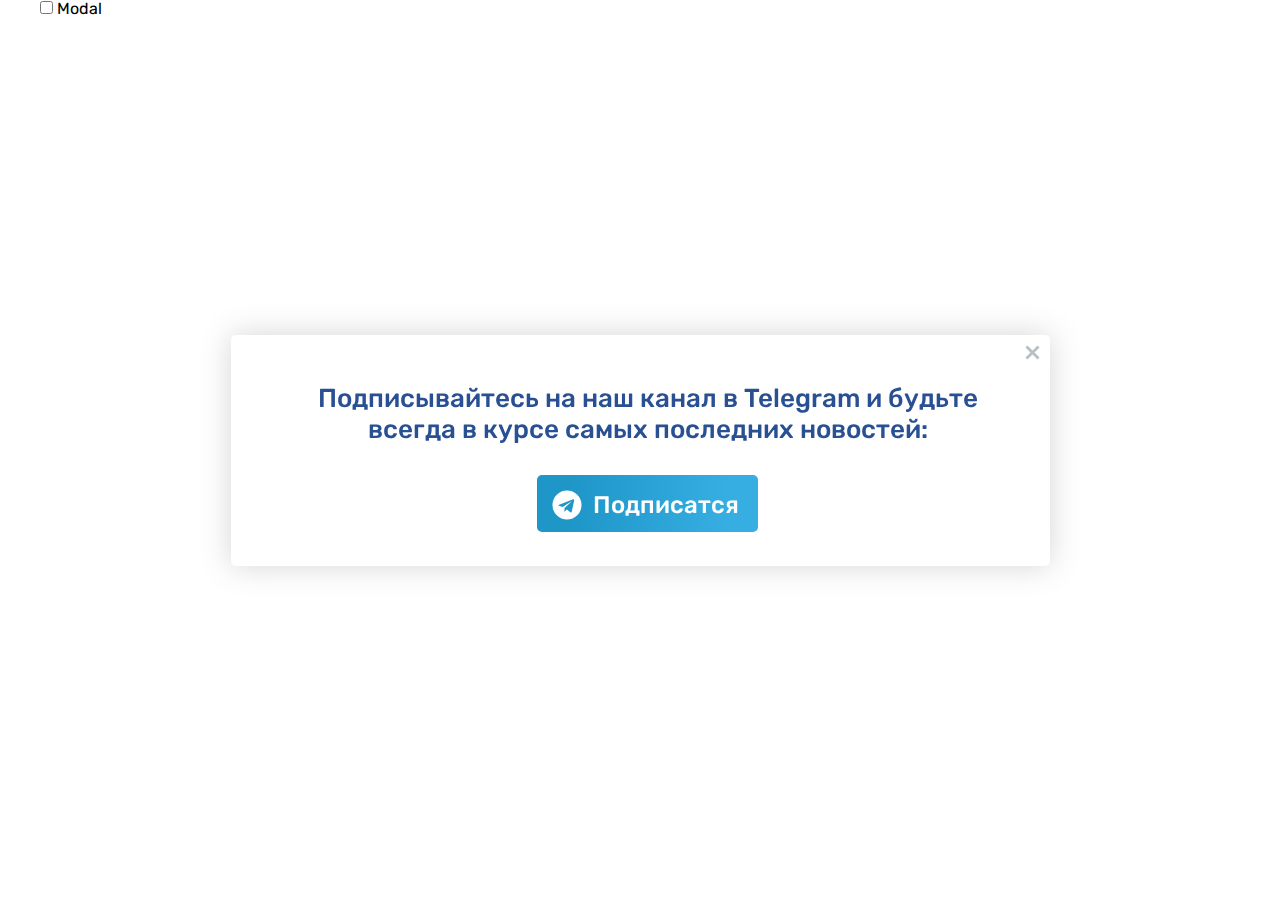
<file: modal.html>
<!DOCTYPE html>
<html lang="en">
<head>
    <meta charset="UTF-8">
    <meta http-equiv="X-UA-Compatible" content="IE=edge">
    <meta name="viewport" content="width=device-width, initial-scale=1.0">
    <title>Document</title>
   <link rel="stylesheet" href="./css/normalize.css">
   <link rel="stylesheet" href="./css/fonts.css">
    <link rel="stylesheet" href="./css/style.css">
</head>
<body>
    <div class="container">
        <section class="modal_section">
        <label for="1">
            <input class="checkbox" type="checkbox" id="1">
            <span class="checkbox_control"></span>
            <span>Modal</span>
        </label>
       <div class="big-box_modal">
           <div class="box_modal">
               <button class="buttonx">
                   <img src="./images/iks.svg" width="15" height="15" alt="iks">
               </button>
               <h2 class="last_title">Подписывайтесь на наш канал в Telegram
                и будьте всегда в курсе самых последних новостей:</h2>
                <button class="modal_button">
                    <img src="./images/telegram.svg" width="30" height="30" alt="telegram">
                    <span class="modal_text">Подписатся</span>
                </button>
           </div>
       </div>

        </section>
    </div>
</body>
</html>
</file>
<file: css/fonts.css>
@font-face {
     font-family: 'Rubik';
     font-style: normal;
     font-weight: 500;
     src: url('../fonts/rubik-v14-latin_cyrillic-500.woff') format('woff'),
     url('../fonts/rubik-v14-latin_cyrillic-500.woff2') format('woff2');
 }
   
 @font-face {
     font-family: 'Rubik';
     font-style: normal;
     font-weight: 400;
     src: url('../fonts/rubik-v14-latin_cyrillic-regular.woff') format('woff'),
     url('../fonts/rubik-v14-latin_cyrillic-regular.woff2') format('woff2');
   }
</file>
<file: css/style.css>
* {
    margin: 0;
    padding: 0;
    box-sizing: border-box;
}

body {
    font-family: 'Rubik', 'Arial', sans-serif;
}

.container {
    width: 1220px;
    margin: 0 auto;
    padding: 0 10px;
}

/* ----------1-qism----------- */

.box-wrapper {
    margin-top: 44px;
    margin-bottom: 44px;
}

.box-wrapper-left {
    display: flex;
    align-items: center;
}

.logo_link {
    width: 320px;
    height: 40px;
    background: #FFFFFF;
    box-shadow: 0px 2px 6px rgba(202, 202, 202, 0.25);
    border-radius: 5px;
    padding: 3px 6px 4px 8px;
    margin-right: 17px;
}

.valyutas {
    display: flex;
    margin-right: 311px;
}

.valyuta {
    margin-right: 17px;
}

.valyutas:last-child {
    margin-right: 0;
}

.valyuta_icon {
    font-weight: bold;
    font-size: 16px;
    line-height: 19px;
    color: #285193;
}

.box-wrapper-right {
    display: flex;
    align-items: center;
}

.button {
    border: none;
    background-color: transparent;
}

.lupa {
    margin-right: 22px;
}

.mini_box {
    display: flex;
    align-items: center;
    background: #FFFFFF;
    border-radius: 5px;
}

.language {
    font-weight: 500;
    font-size: 16px;
    line-height: 19px;
    color: #535353;
    margin-left: 5px;
}

.img_flag {
    width: 20px;
    height: 20px;
    border-radius: 50%;
}

.button_fol {
    display: flex;
    align-items: center;
    justify-content: center;
    width: 146px;
    height: 40px;
    background: linear-gradient(90deg, #1E96C8 15.07%, #37AEE2 85.96%);
    border-radius: 5px;
    margin-left: 31px;
}

.follow {
    font-weight: 500;
    font-size: 16px;
    line-height: 19px;
    color: #FFFFFF;
    margin-left: 7px;
}

.nav {
    width: 1200px;
    height: 68px;
    background: #FFFFFF;
    box-shadow: 0px 2px 5px rgba(159, 159, 159, 0.19);
    border-radius: 5px;
    padding: 21px 25px 22px 24px;
    margin-bottom: 18px;
}

.menu {
    display: flex;
    align-items: center;
    justify-content: center;
    list-style-type: none;

}

.menu_link {
    text-decoration: none;
    margin-right: 20px;
    font-weight: 500;
    font-size: 19px;
    line-height: 23px;
    color: #515151;
}

.menu_link:hover {
    color: #295091;
}

.img_banner {
    width: 1200px;
    box-sizing: border-box;
}

/*--------- 2-qism----------- */

.covid-19 .container {
    width: 1200px;
    height: 133px;
    padding: 30px 0 29px 35px;
    background: #F6F6F9;
    border-radius: 5px;
    margin-top: 45px;
}

.info {
    display: flex;
    align-items: center;
    justify-content: space-between;
    list-style-type: none;
}

.info_item {
    display: flex;
    align-items: center;
}

.first {
    margin-right: 103px;
}

.first::after {
    transform: translateX(40px);
    content: "";
    width: 2px;
    height: 74px;
    background: #EB5569;
}

.info_title {
    font-weight: 500;
    font-size: 20px;
    line-height: 24px;
    color: #000000;
    width: 232px;
    margin-left: 25px;
}

.second {
    margin-right: 74px;
}

.second::after {
    transform: translateX(30px);
    content: "";
    width: 2px;
    height: 49px;
    background: #F4CCD1;
}

.info_text {
    width: 161px;
    margin-left: 18px;
}

.red {
    font-weight: normal;
    font-size: 18px;
    line-height: 21px;
    color: #DB0000;
}

.third {
    margin-right: 38px;
}

.third::after {
    transform: translateX(15px);
    content: "";
    width: 2px;
    height: 49px;
    background: #F4CCD1;
}

.green {
    font-weight: normal;
    font-size: 18px;
    line-height: 21px;
    color: #05B135;
}

.black {
    font-weight: normal;
    font-size: 18px;
    line-height: 21px;
    color: #000;
}

/* ----------3-qism------------ */

.section-wrapper {
    display: flex;
    flex-wrap: wrap;
    list-style-type: none;
    margin-top: 18px;
}

.section_title {
    position: absolute;

    width: 1px;
    height: 1px;
    margin: -1px;
    border: 0;
    padding: 0;

    white-space: nowrap;

    clip-path: inset(100%);
    clip: rect(0 0 0 0);
    overflow: hidden;
}

.section-item {
    margin-right: 20px;
    margin-bottom: 18px;
}

.section-item:nth-child(3n) {
    margin-right: 0;
}

.section-link {
    text-decoration: none;
}

.section-text {
    font-weight: 500;
    font-size: 17px;
    line-height: 20px;
    color: #202020;
    margin-top: 11px;
    margin-bottom: 11px;
}

.time {
    font-size: 14px;
    line-height: 17px;
    color: #6B6D97;
    margin-left: 4px;
}

.first_text {
    width: 380px;
}

.second_text {
    width: 370px;
}

.third_text {
    width: 291px;
}

.fourth_text {
    width: 320px;
}

.fifth_text {
    width: 333px;
}

.sixth_text {
    width: 281px;
}

/* ----------4-qism------------ */

.section-2 .container {
    display: flex;
    align-items: center;
    width: 1201px;
    background: rgba(239, 186, 84, 0.18);
    border-radius: 5px;
    padding: 25px 20px 24px 34px;
    margin-top: 34px;
    margin-bottom: 32px;
}

.ring {
    border: none;
    background-color: transparent;
    margin-right: 18px;
}

.remember {
    font-style: normal;
    font-weight: 500;
    font-size: 20px;
    line-height: 24px;

    color: #000000;
}

.click {
    text-align: center;
    font-weight: 500;
    font-size: 20px;
    line-height: 24px;
    color: #FFFFFF;

    padding: 8px 8px 8px 15px;
    background: linear-gradient(90deg, #FE5C28 0%, rgba(255, 139, 54, 0.9) 88.43%);
    border-radius: 5px;
    border: none;
    margin-left: 238px;
}

/* -----------5-qism------------ */


.section-3 .container {
    display: flex;
    margin-top: 12px;
}

.wrapper{
    display: flex;
    flex-direction: column;
}

.news {
    font-weight: 500;
    font-size: 20px;
    line-height: 24px;
    color: #000000;
}

.news_box {
    list-style-type: none;
}

.news_box-link {
    text-decoration: none;
    display: flex;
    margin-top: 13px;
    margin-bottom: 18px;
}

.left_img {
    margin-right: 19px;
    width: 252px;
    height: 143px;
}

.right_box-title {
    width: 434px;
    font-weight: 500;
    font-size: 17px;
    line-height: 20px;
    color: #202020;
    margin-bottom: 6px;
}

.right_box-text {
    font-weight: normal;
    font-size: 15px;
    line-height: 18px;
    color: #434343;
    width: 512px;
    margin-bottom: 12px;
}

.time-box {
    display: flex;
    align-items: center;
}

.more_news {
    display: block;
    width: 211px;
    text-decoration: none;
    font-weight: 500;
    font-size: 17px;
    line-height: 20px;
    color: #FFFFFF;

    padding: 10px 32px 10px 31px;
    background: #295093;
    border-radius: 5px;
    margin: 0 auto;

}

.aside_wrapper {
    display: flex;
    flex-direction: column;
    background: #F6F6F9;
    border-radius: 5px;
    width: 386px;
    height: 542px;
    padding: 16px 19px 18px 20px;
    margin-left: 31px;
    margin-bottom: 20px;
}

.aside_title {
    font-weight: 500;
    font-size: 20px;
    line-height: 24px;
    color: #202020;
    margin-bottom: 6px;
}

.aside_text {
    font-weight: normal;
    font-size: 17px;
    line-height: 20px;
    color: #202020;
    width: 347px;
    margin-bottom: 11px;
}

.aside_time {
    font-weight: normal;
    font-size: 14px;
    line-height: 17px;
    color: #7688A4;
}

.aside_line {
    margin-top: 14px;
    margin-bottom: 18px;
    width: 346px;
    height: 4px;
    background: #E4E4E4;
    border: none;
}

.ucell_link {
    display: inline-block;
}

.ucell_banner {
    width: 386px;
    height: 477px;
    margin-top: 67px;
    margin-left: -20px;
}

/* ----------6-qism----------- */

.section-4 .container {
    display: flex;
    margin-top: 38px;
    background: #F6F6F9;
    border-radius: 5px;
    padding: 37px 20px 0 19px;
}

.section-4-left {
    display: flex;
}

.article_title {
    font-weight: 500;
    font-size: 24px;
    line-height: 28px;
    color: #295093;
    margin-bottom: 10px;
    margin-top: 35px;
}

.article_text {
    font-weight: 500;
    font-size: 18px;
    line-height: 21px;
    color: #333333;
    width: 515px;
    margin-right: 74px;
}

.section-4-right {
    display: flex;
    margin-top: 55px;
}

.google_play {
    margin-right: 19px;
}

/* ------------Footer----------- */

.footer {
    background: #295093;
    margin-top: 38px;
    padding-top: 18px;
    padding-bottom: 13px;
}

.footer_link {
    display: inline-block;
    background: #133C82;
    border-radius: 5px;
    padding: 11px 12px 6px 9px;
    margin-right: 198px;
}

.footer_top {
    display: flex;
    align-items: center;

}

.footer_follow {
    font-weight: 500;
    font-size: 14px;
    line-height: 17px;

    color: #FFFFFF;
}

.footer_bottom {
    display: flex;
    align-items: center;
}

.footer_button {
    text-decoration: none;
    display: flex;
    align-items: center;
    justify-content: center;
    width: 132px;
    height: 38px;
    border: none;
    background: #FFFFFF;
    border-radius: 5px;
    margin-left: 17px;
}

.foot_tg {
    margin-right: 6px;
}

.foot_fol {
    font-weight: 500;
    font-size: 14px;
    line-height: 17px;
    color: #295093;

}

.footer_line {
    background-color: #133C82;
    width: 1200px;
    height: 3px;
    margin-bottom: 12px;
    margin-top: 18px;
    border: none;
}

.about_title {
    font-weight: 500;
    font-size: 14px;
    line-height: 17px;
    color: #FFFFFF;
    margin-bottom: 9px;
}

.about_site {
    font-weight: 500;
    font-size: 14px;
    line-height: 17px;
    color: #FFFFFF;
    width: 365px;
}

.footer_item {
    margin-bottom: 10px;
}

.footer_list {
    display: flex;
    list-style-type: none;
    margin-left: 111px;
}

.footer_btn {
    text-decoration: none;
    font-weight: 500;
    font-size: 14px;
    line-height: 17px;
    color: #FFFFFF;

}

.footer_main-box {
    margin-right: 115px;
    display: flex;
    flex-direction: column;
}

.footer_add-box {
    display: flex;
    flex-direction: column;
}

/* ---------end of home.html------------ */


/* ------------article css-------------- */

.governor {
    font-weight: 500;
    font-size: 24px;
    line-height: 28px;
    color: #000;
    margin-top: 40px;
    margin-bottom: 13px;
}

.more_information .container {
    display: flex;
}

.more_info-president {
    width: 794px;
    height: 379px;
    margin-top: 14px;
}

.article_aside {
    margin-top: 43px;
}

.more_info-box {
    margin-top: 17px;
    width: 794px;
}

.more_info-text {
    font-weight: 500;
    font-size: 18px;
    line-height: 21px;

    color: #000000;
    margin-top: 20px;
}

.important {
    list-style-type: none;
    display: flex;
    margin-top: 35px;
}

.important_link {
    text-decoration: none;
    margin-right: 15px;
    font-weight: normal;
    font-size: 18px;
    line-height: 21px;

    color: #28508E;
}

.article_line {
    width: 794px;
    height: 2px;
    background: #EBEBEB;
    margin-top: 20px;
    border: none;
    margin-bottom: 16px;
}

.theme_news {
    font-weight: 500;
    font-size: 20px;
    line-height: 24px;
    color: #000000;
    margin-bottom: 20px;
}

/* -----------end of article css------------ */

/* ------------contact css------------- */

.contact .container {
    display: flex;
    margin-top: 40px;
}

.input {
    width: 600px;
    height: 50px;
    background: #F1F1F1;
    border: 2px solid #285193;
    box-sizing: border-box;
    border-radius: 5px;
    margin-bottom: 20px;
    padding-left: 16px;
    opacity: 0.3;
}

.input_name {
    margin-top: 12px;
    font-size: 18px;
    line-height: 21px;

    color: #888888;
}

.input_email {
    font-weight: normal;
    font-size: 18px;
    line-height: 21px;

    color: #888888;
}

.input_number {
    font-weight: normal;
    font-size: 18px;
    line-height: 21px;

    color: #888888;
}

.input_tema {
    font-weight: normal;
    font-size: 18px;
    line-height: 21px;

    color: #888888;
}

.input_text {
    height: 307px;
    font-weight: normal;
    font-size: 18px;
    line-height: 21px;
    color: #888888;
    padding-top: 15px;
    padding-left: 16px;
    resize: none;
}

.label_file {
    width: 221px;
    height: 50px;
    background: #FBFBFB;
    opacity: 0.3;
    border: 2px solid #285193;
    box-sizing: border-box;
    border-radius: 5px;
    padding: 12px 16px 14px 16px;
    display: flex;
    align-items: center;
    justify-content: center;
}

.file-input {
    position: absolute;

    width: 1px;
    height: 1px;
    margin: -1px;
    border: 0;
    padding: 0;

    clip: rect(0 0 0 0);
    overflow: hidden;
}

.span_file {
    opacity: 1;
    margin-right: 11px;
    margin-top: 9px;
}

.code_box {
    display: flex;
    align-items: center;
}

.code_input {
    width: 221px;
    height: 50px;
    font-weight: normal;
    font-size: 18px;
    line-height: 21px;

    color: #888888;
    background: #FBFBFB;
    opacity: 0.3;
    border: 2px solid #285193;
    box-sizing: border-box;
    border-radius: 5px;
    padding: 15px 172px 14px 16px;
}

.promt {
    font-weight: normal;
    font-size: 23px;
    line-height: 29px;
    color: #000000;
    margin-left: 18px;
}

.send {
    font-weight: bold;
    font-size: 18px;
    line-height: 21px;
    color: #FFFFFF;
    padding: 15px 61px 14px 61px;

    background: #295093;
    border: 2px solid rgba(40, 81, 147, 0.54);
    box-sizing: border-box;
    border-radius: 5px;
    margin-top: 20px;
}

.form_box-left {
    margin-right: 90px;
}

.aside_follow {
    width: 510px;
    height: 280px;
    background: #FFFFFF;
    border: 2px solid #BCC3CD;
    border-radius: 5px;
    box-shadow: -12px 15px 3px rgb(57 57 57 / 25%);
    margin-top: 42px;
    padding: 23px 0 23px 25px;
}

.aside_img {
    transform: translateX(160px);
    margin-bottom: 21px;
}

.post_office {
    display: flex;
    font-weight: normal;
    font-size: 18px;
    line-height: 21px;
    color: #888888;
    margin-bottom: 26px;
}

.email {
    margin-right: 70px;
}

.social_set {
    display: flex;
    align-items: center;
    margin-bottom: 17px;
}

.social_text {
    margin-right: 185px;
    font-size: 18px;
    line-height: 21px;
    color: #888888;
}

.facebook {
    margin-right: 13px;
}

.twitter {
    margin-right: 13px;
}

.telegram {
    display: flex;
    align-items: center;
    margin-bottom: 18px;
}

.teleg_but {
    display: flex;
    align-items: center;
    background: #295091;
    border-radius: 5px;
    padding: 6px 10px 6px 9px;
    width: 150px;
    font-weight: normal;
    font-size: 18px;
    line-height: 21px;

    color: #FFFFFF;

}

.tg_channal {
    font-weight: normal;
    font-size: 18px;
    line-height: 21px;
    color: #888888;
    margin-right: 174px;
}

.teleg_img {
    width: 20px;
    height: 20px;
    margin-right: 6px;
}

.mob_box {
    display: flex;
    align-items: center;
}

.mob_text {
    font-weight: normal;
    font-size: 18px;
    line-height: 21px;
    color: #888888;
    margin-right: 17px;
}

.yuklash {
    margin-right: 13px;
}

/* ----------end contact css------------ */

/* ------------Modal.html-------------- */
.big-box_modal {
    position: fixed;
    top: 0;
    bottom: 0;
    right: 0;
    left: 0;
    display: flex;
    align-items: center;
    justify-content: center;
}


.box_modal {
    position: relative;
    width: 819px;
    height: 231px;
    background: #FFFFFF;
    box-shadow: 0px 0px 30px rgba(86, 86, 86, 0.25);
    border-radius: 5px;
    padding: 46px 63px 32px 78px;
    display: flex;
    flex-direction: column;
    align-items: center;
    justify-content: center;
}

.buttonx {
    position: absolute;
    top: 10px;
    right: 10px;
    border: none;
    background-color: transparent;
}

.last_title {
    width: 678px;
    font-weight: 500;
    font-size: 26px;
    line-height: 31px;
    text-align: center;
    color: #295093;
    margin-bottom: 30px;
}

.modal_button {
    display: flex;
    align-items: center;
    background: linear-gradient(90deg, #1E96C8 15.07%, #37AEE2 85.96%);
    border-radius: 5px;
    border: none;
    padding: 15px 19px 12px 15px;
}

.modal_text {
    font-weight: 500;
    font-size: 24px;
    line-height: 28px;

    color: #FFFFFF;
    margin-left: 11px;
}

/* ----------end od modal css----------- */
</file>
